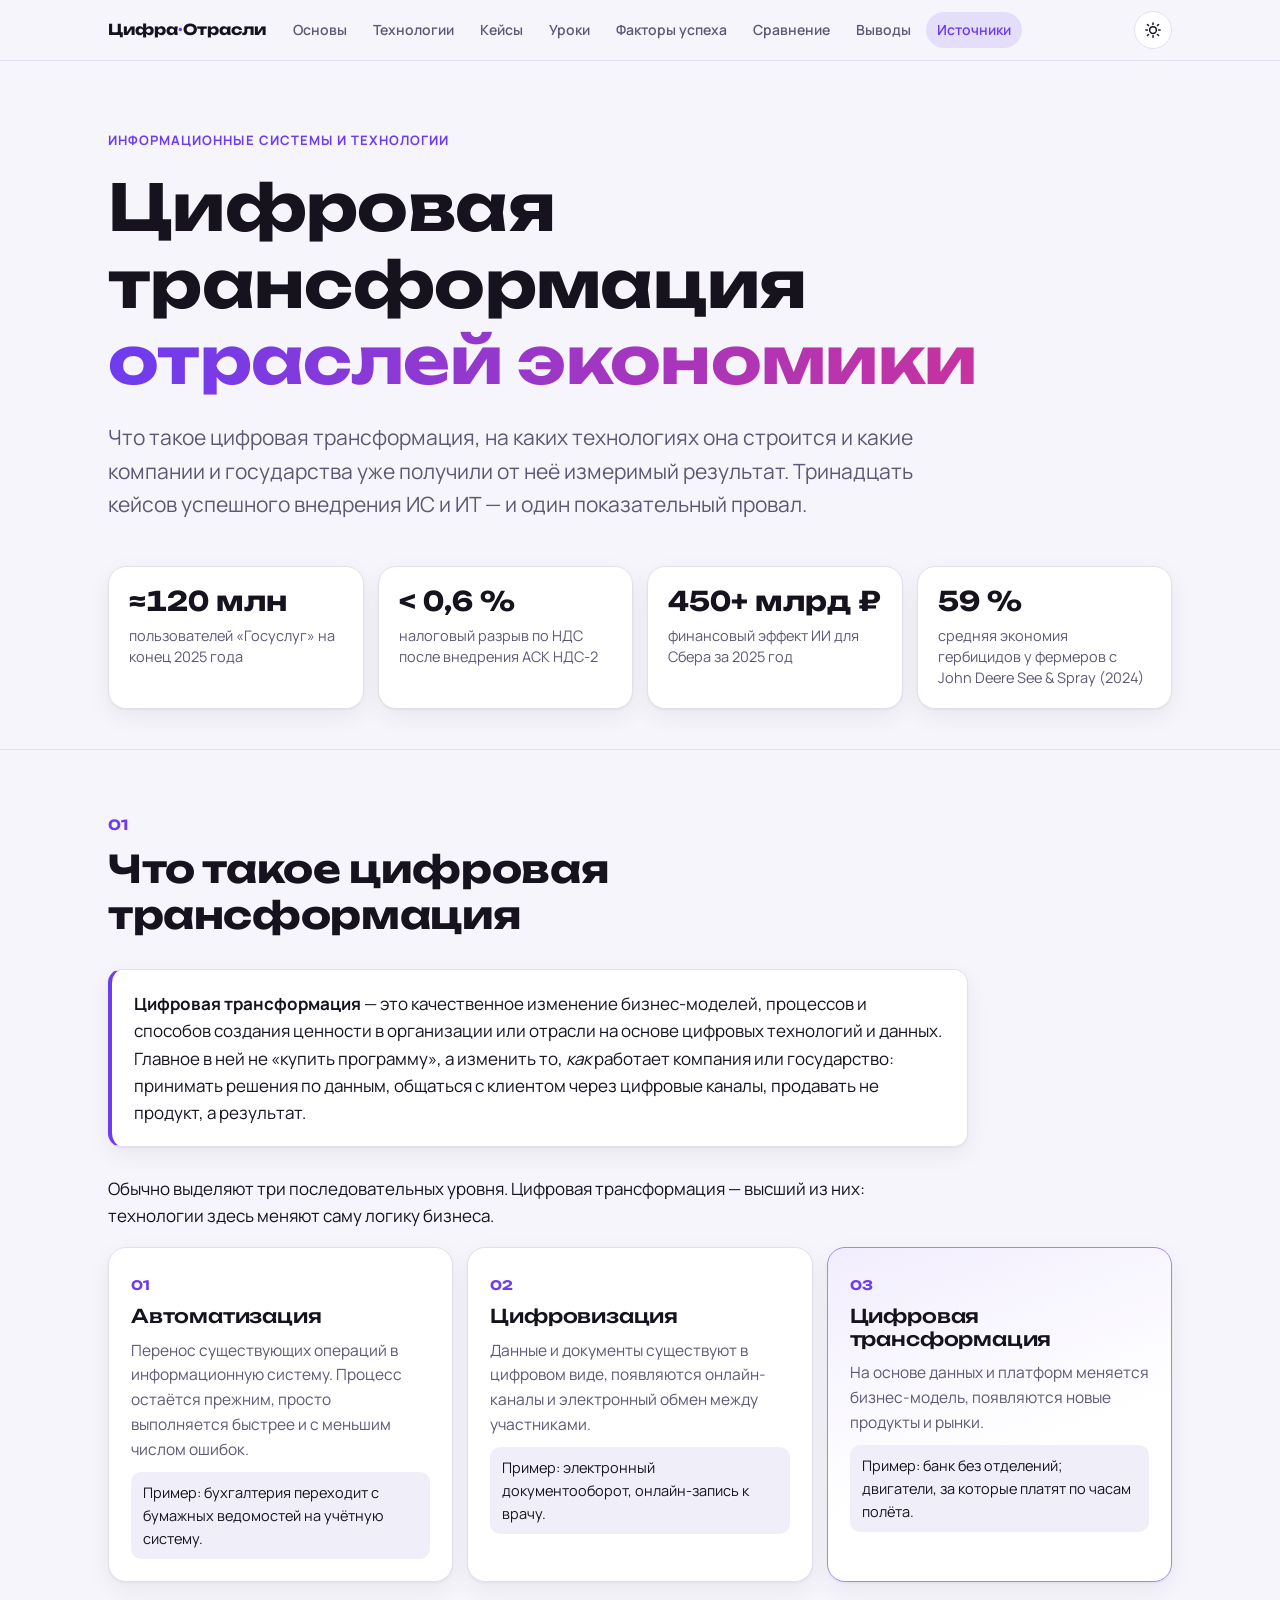
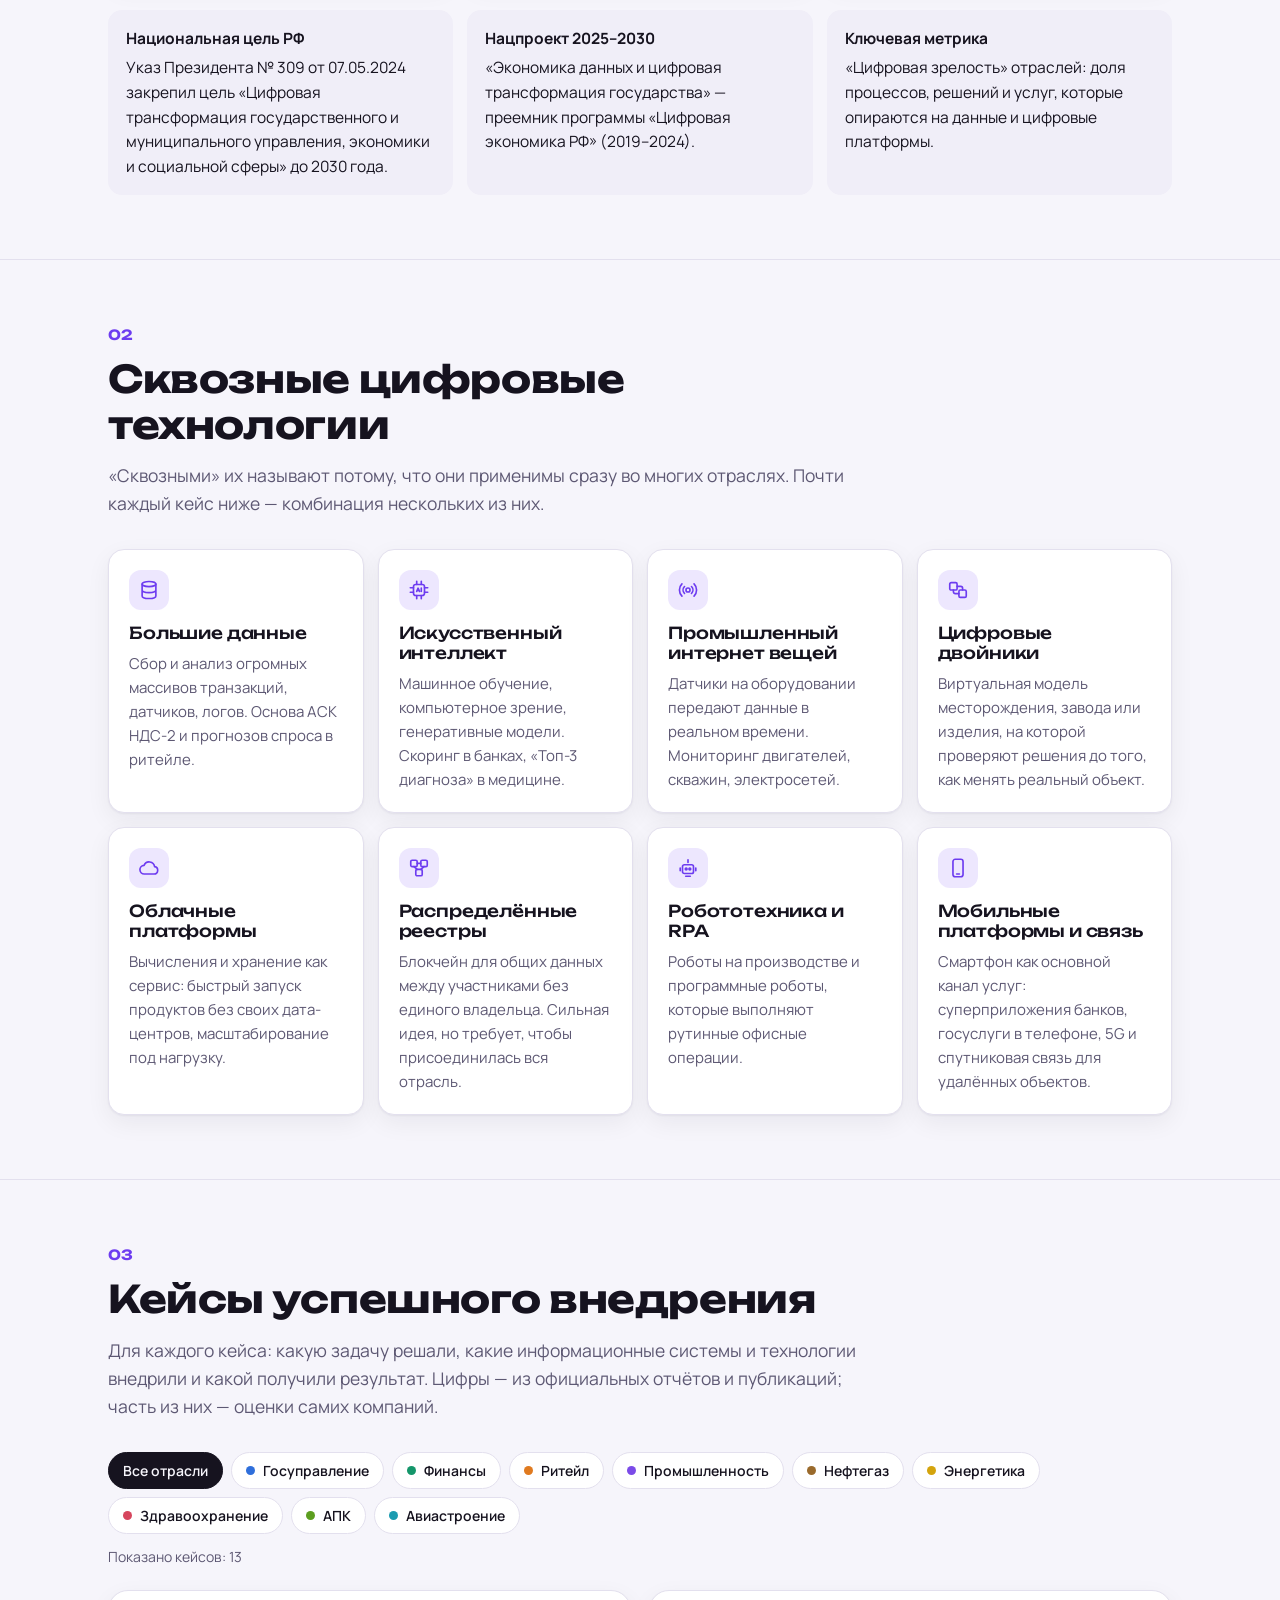
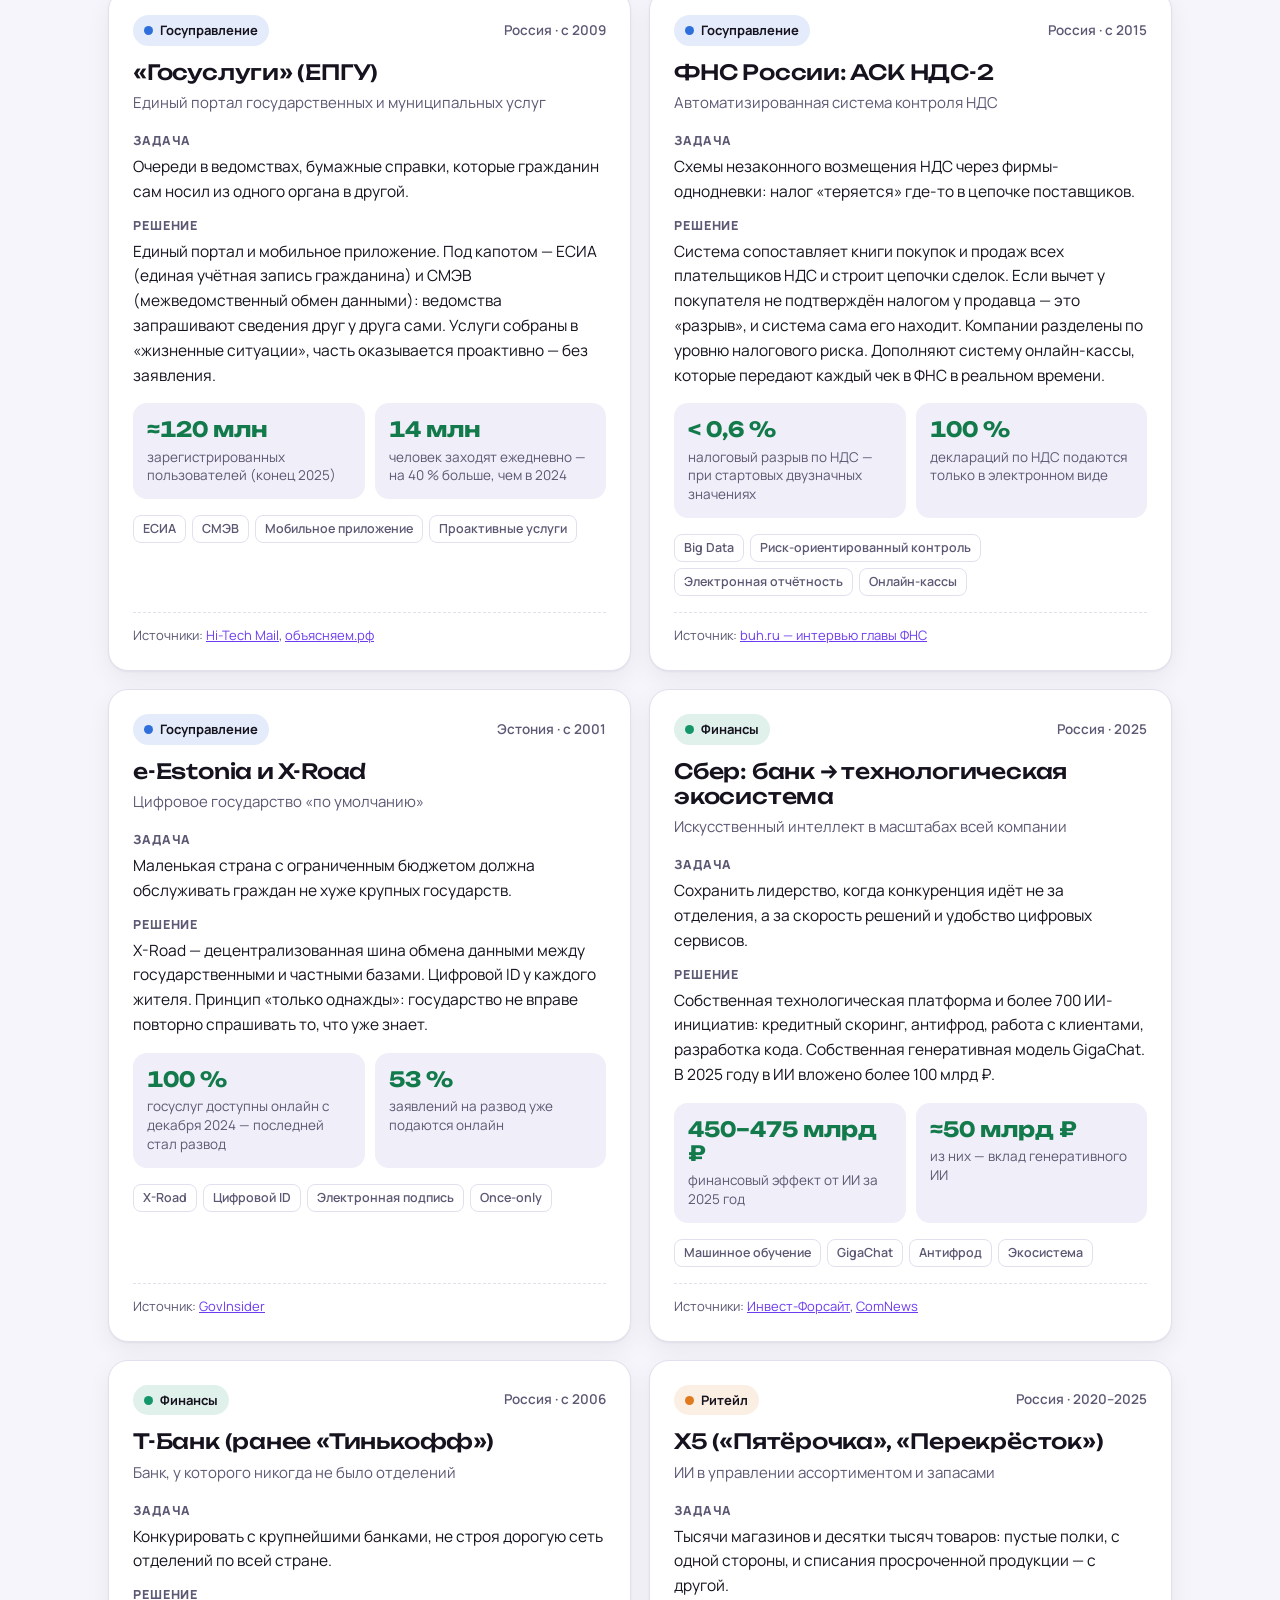
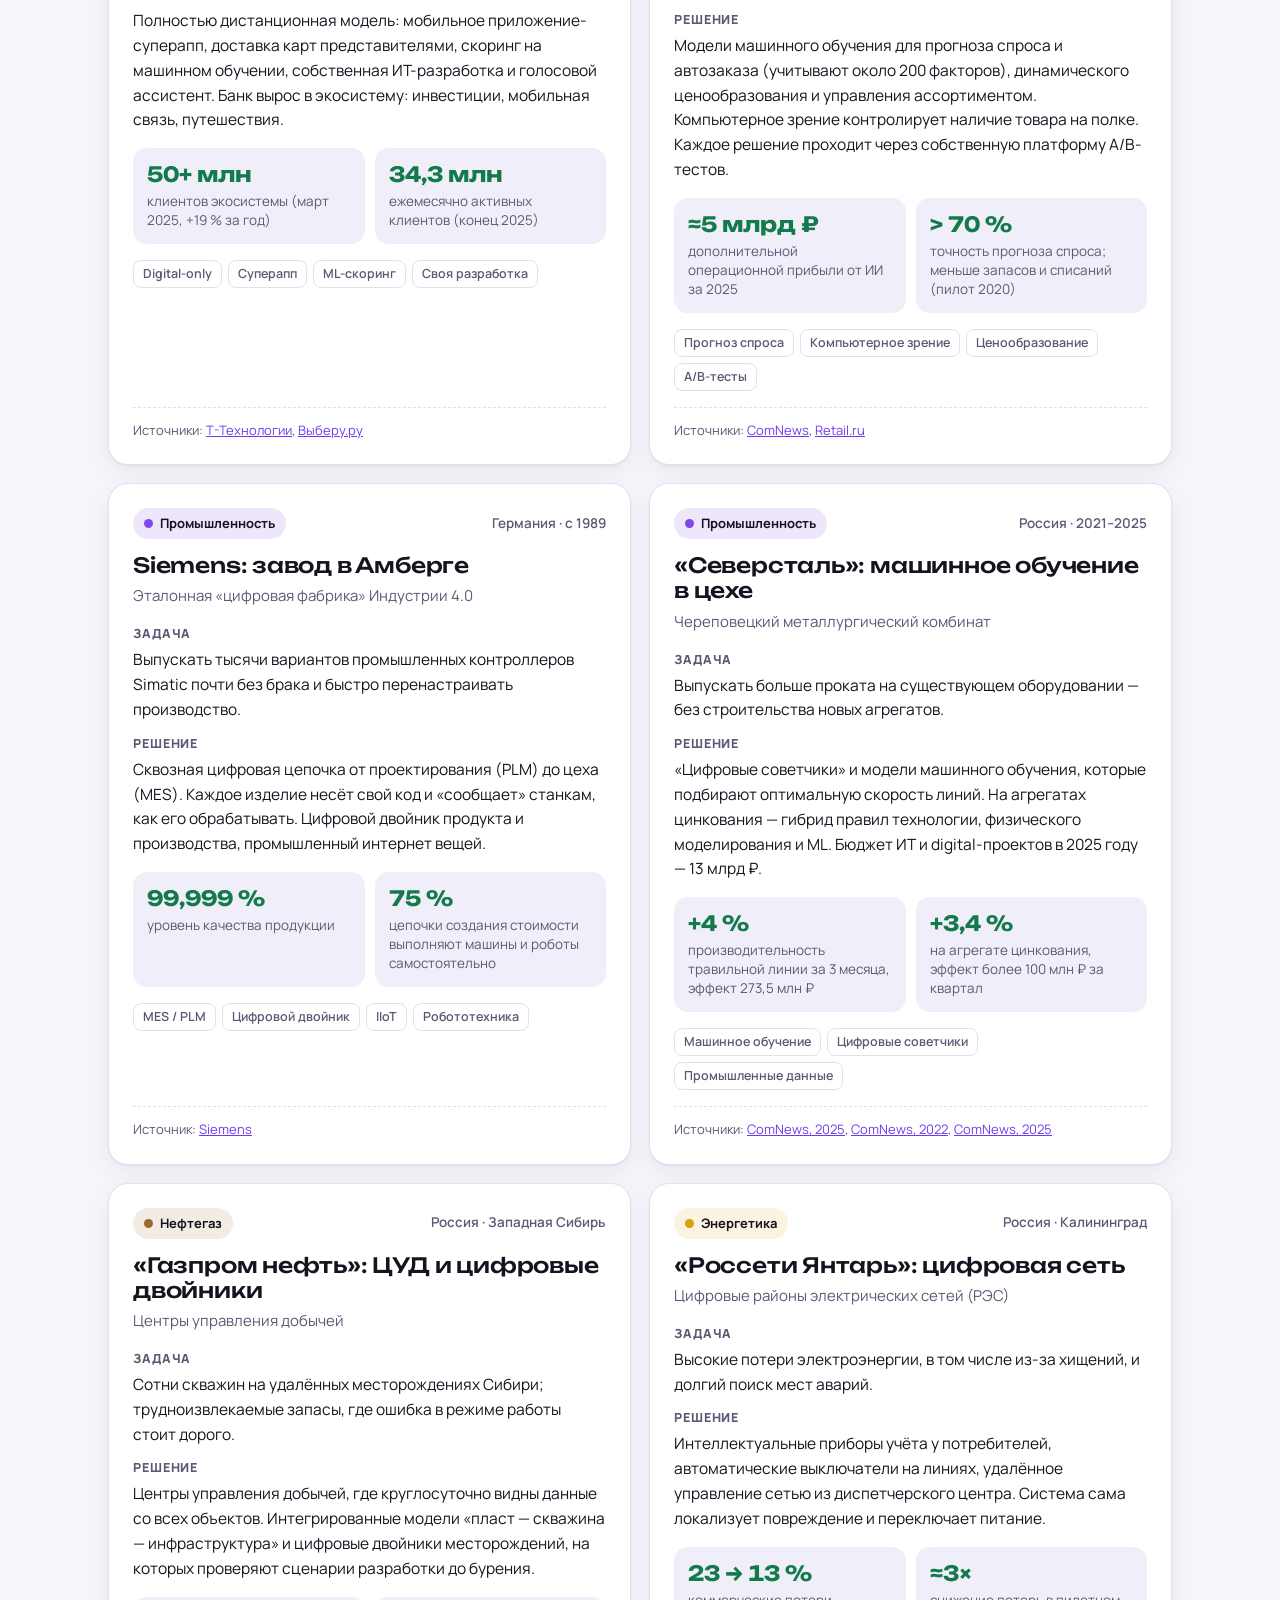
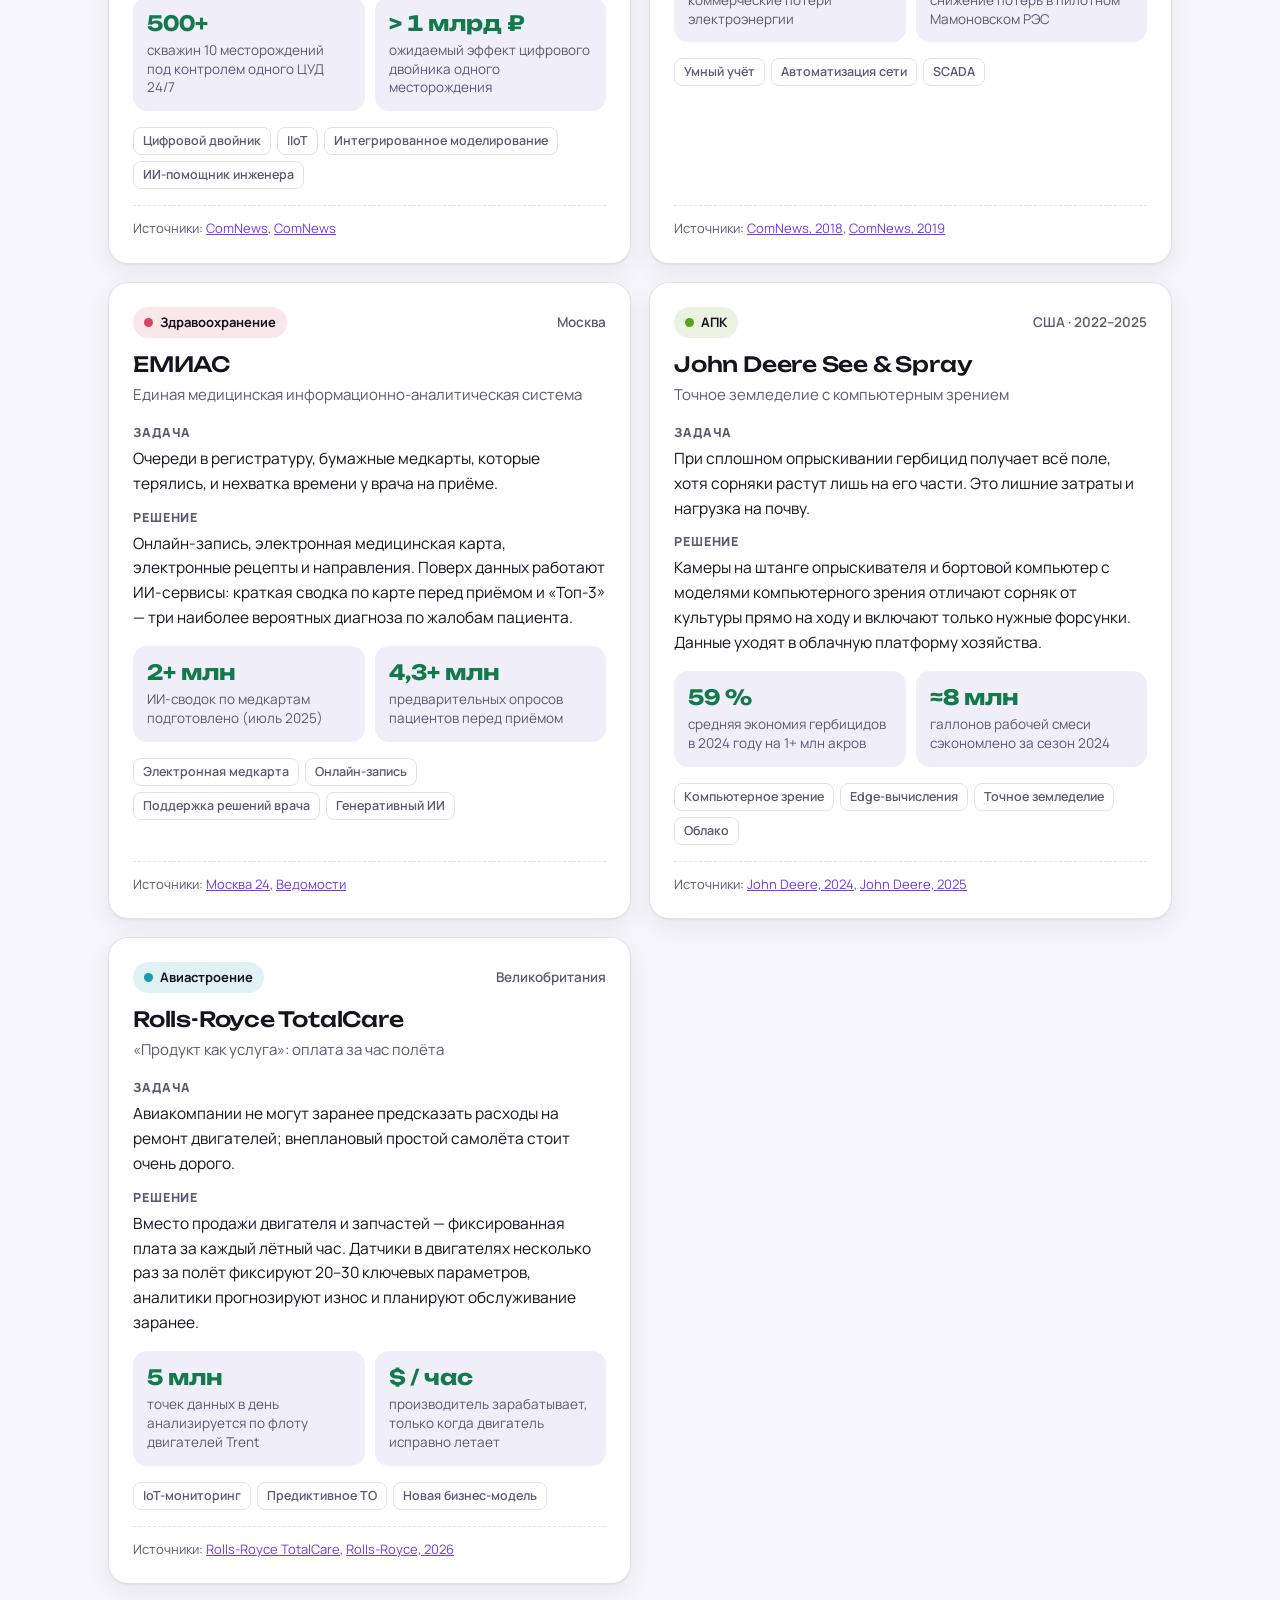
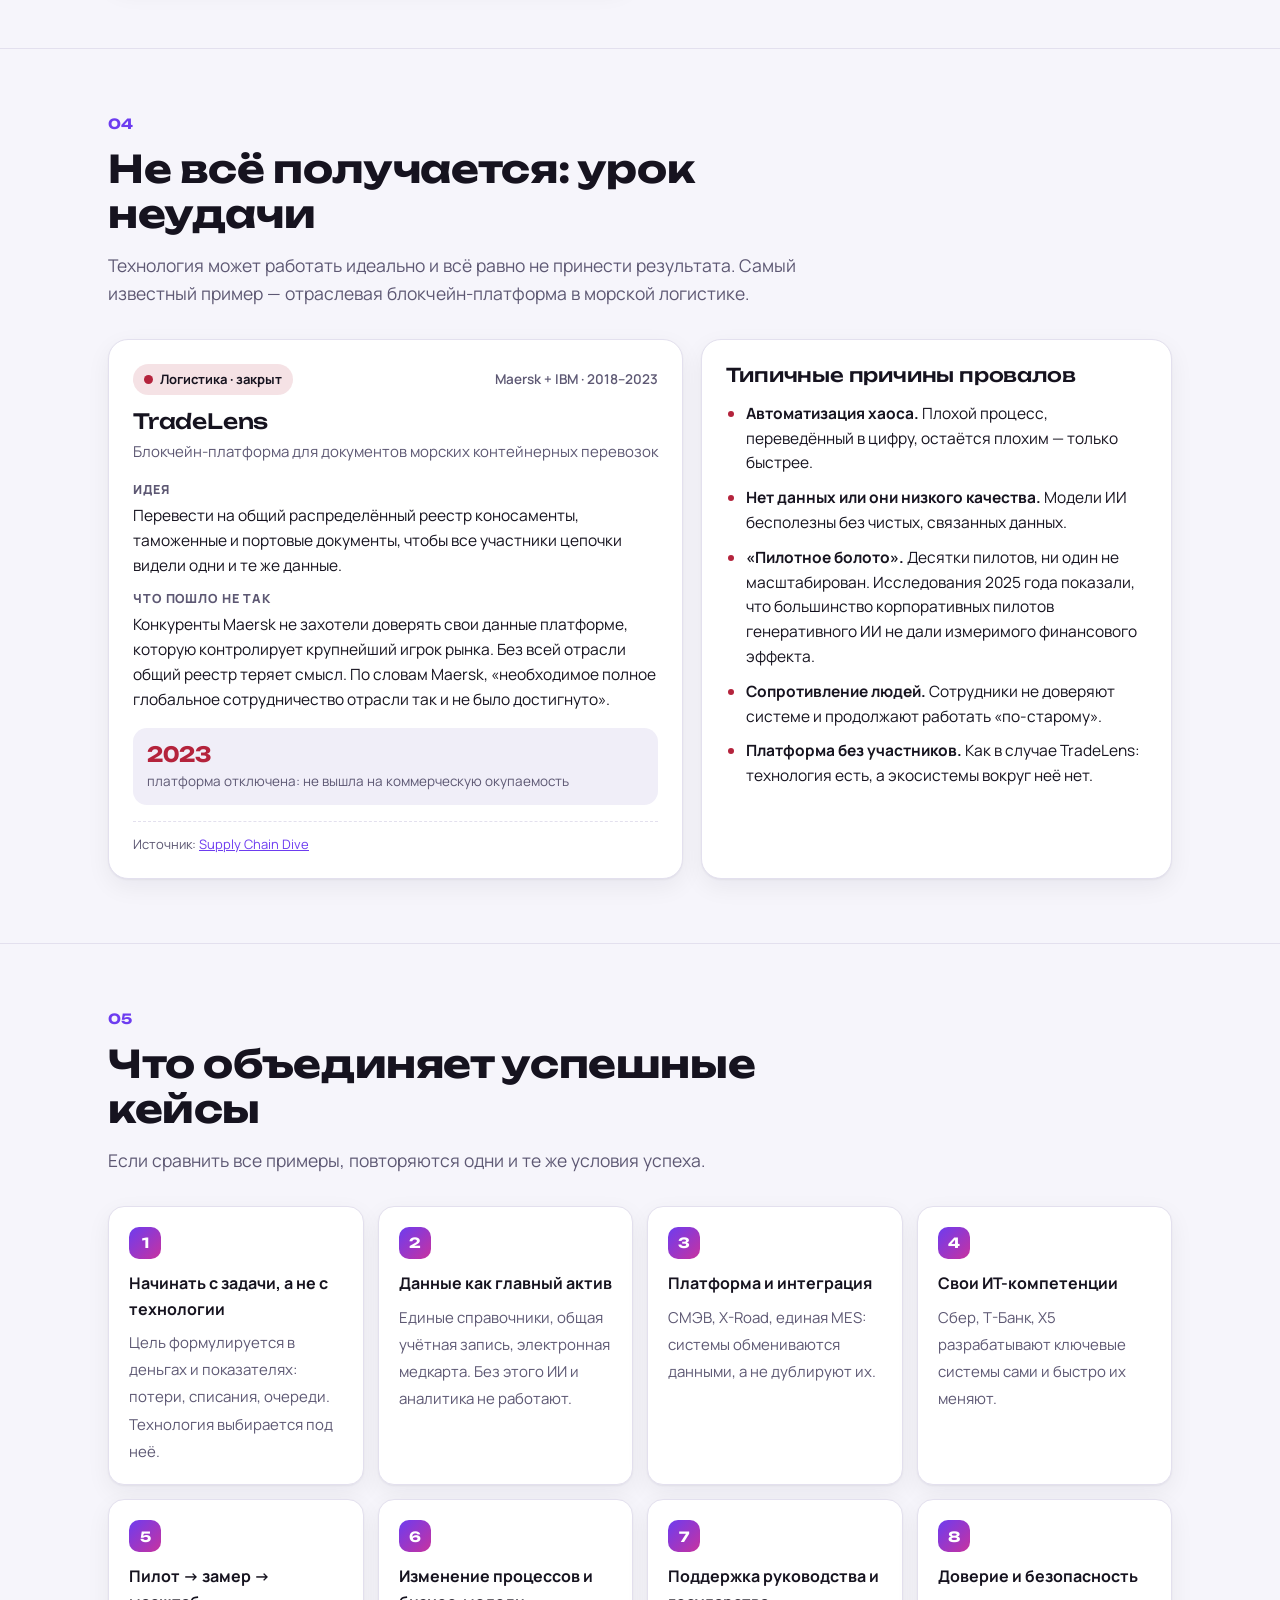
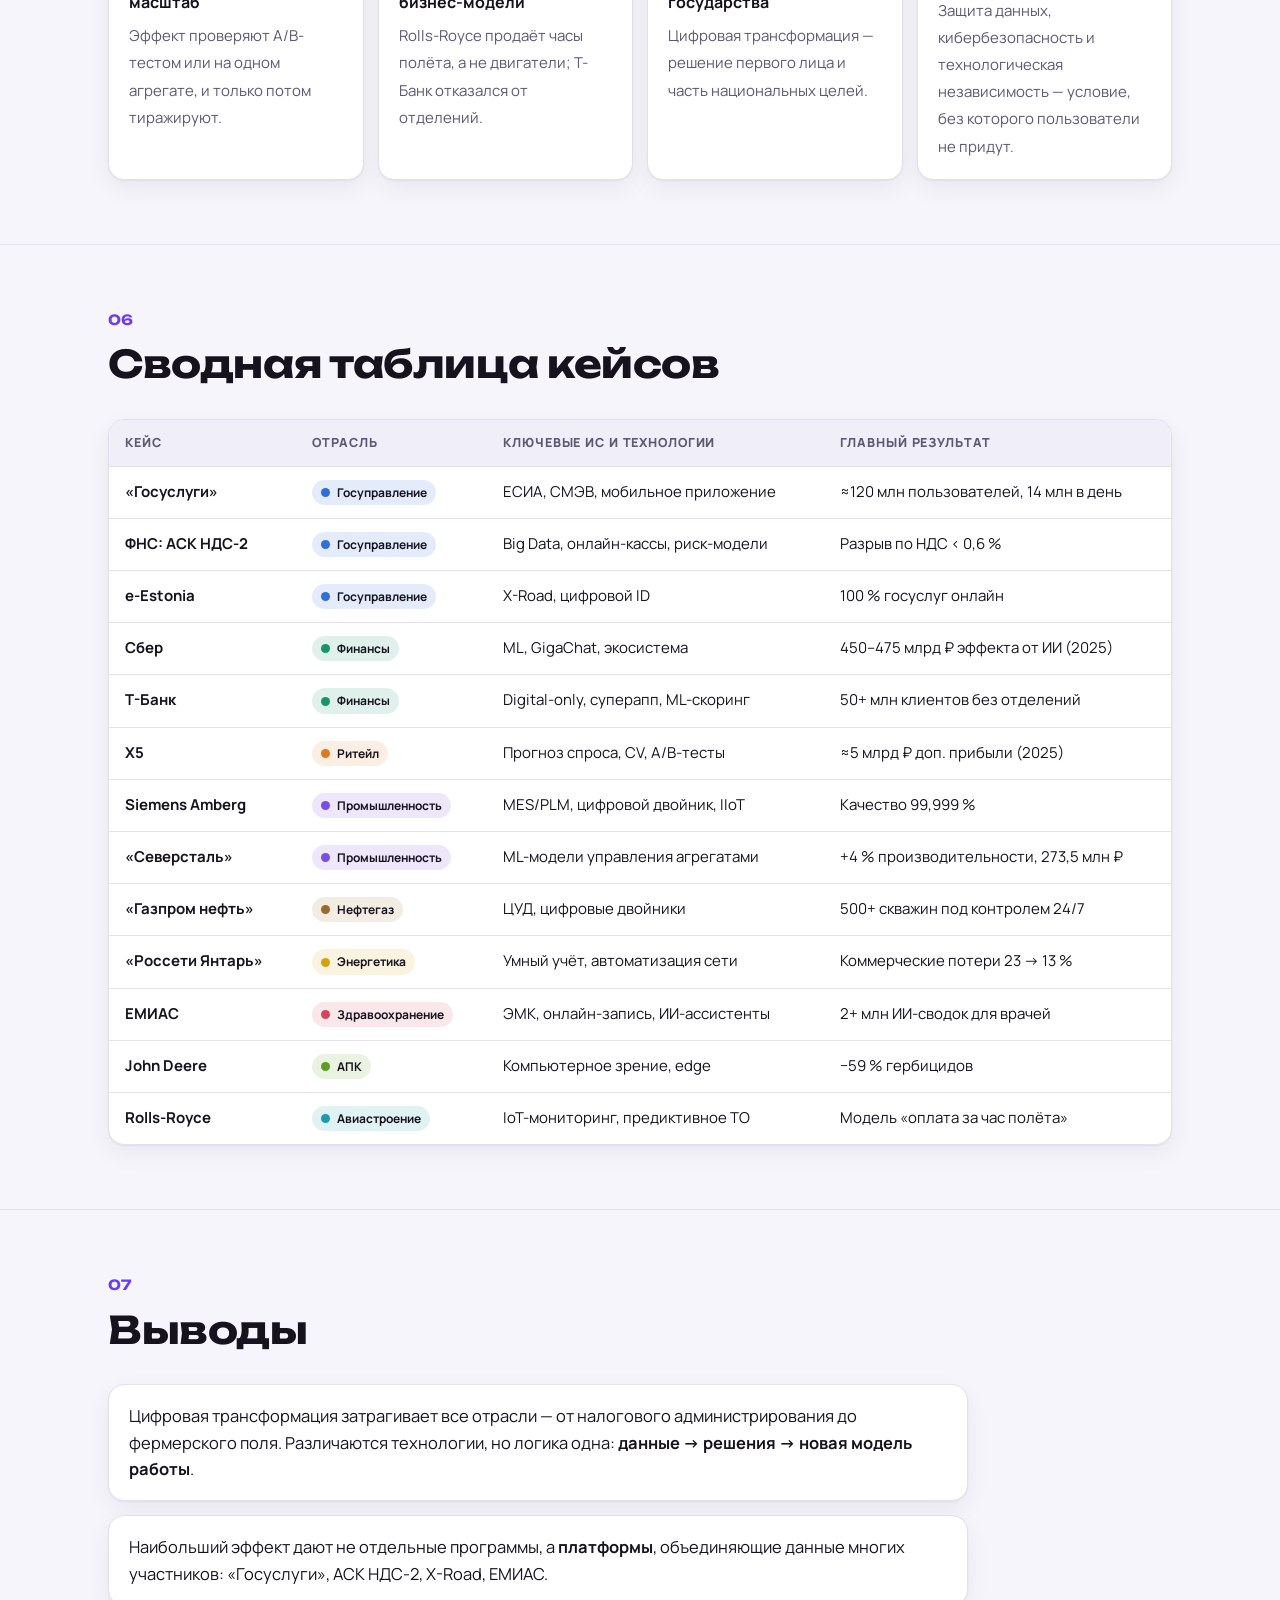
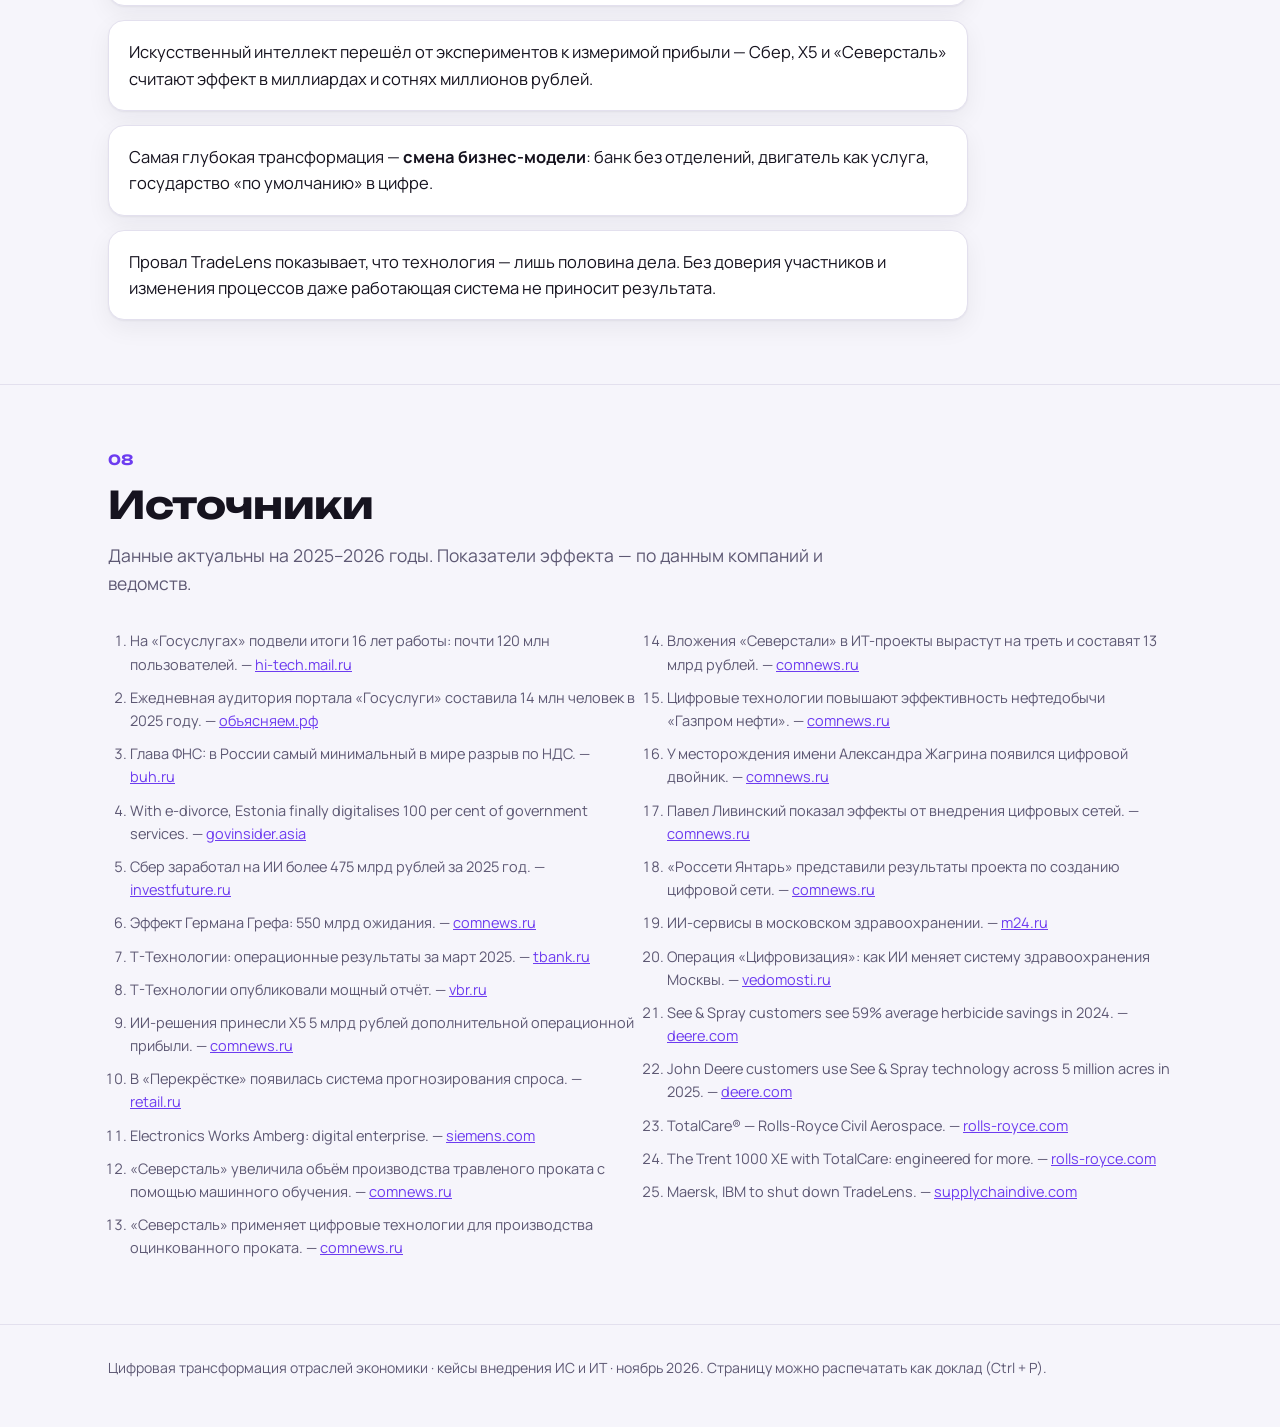
<file: digital-transformation/index.html>
<!DOCTYPE html>
<html lang="ru">
<head>
<meta charset="UTF-8">
<meta name="viewport" content="width=device-width, initial-scale=1">
<title>Цифровая трансформация отраслей</title>
<meta name="description" content="Цифровая трансформация отраслей экономики: что это такое, ключевые технологии и кейсы успешного внедрения информационных систем и технологий в России и мире.">
<link rel="preconnect" href="https://fonts.googleapis.com">
<link rel="preconnect" href="https://fonts.gstatic.com" crossorigin>
<link href="https://fonts.googleapis.com/css2?family=Manrope:wght@400;500;600;700;800&family=Unbounded:wght@500;700&display=swap" rel="stylesheet">
<style>
:root{
  --bg:#f6f5fb; --surface:#ffffff; --surface-2:#f0eef8; --text:#16131f; --muted:#5d5873;
  --border:#e3e0ee; --accent:#6d3cf0; --accent-2:#c8329f; --good:#127a4b; --bad:#b4233c;
  --shadow:0 1px 2px rgba(22,19,31,.05),0 8px 24px rgba(22,19,31,.06);
  --c-gov:#2f6fdb; --c-fin:#14966a; --c-retail:#e07a1f; --c-ind:#7b4be8; --c-oil:#9a6a2c;
  --c-energy:#d4a40d; --c-health:#d6455d; --c-agro:#5c9e1f; --c-aero:#1b9bb0;
  color-scheme:light;
}
@media (prefers-color-scheme: dark){
  :root:not([data-theme="light"]){
    --bg:#0d0b14; --surface:#16131f; --surface-2:#1e1a2b; --text:#f1eff7; --muted:#a9a3bd;
    --border:#2b2640; --accent:#a685ff; --accent-2:#ff6fd0; --good:#4fd39a; --bad:#ff7a8f;
    --shadow:0 1px 2px rgba(0,0,0,.3),0 8px 24px rgba(0,0,0,.25);
    color-scheme:dark;
  }
}
:root[data-theme="dark"]{
  --bg:#0d0b14; --surface:#16131f; --surface-2:#1e1a2b; --text:#f1eff7; --muted:#a9a3bd;
  --border:#2b2640; --accent:#a685ff; --accent-2:#ff6fd0; --good:#4fd39a; --bad:#ff7a8f;
  --shadow:0 1px 2px rgba(0,0,0,.3),0 8px 24px rgba(0,0,0,.25);
  color-scheme:dark;
}

*{box-sizing:border-box}
html{scroll-behavior:smooth;scroll-padding-top:80px}
body{margin:0;background:var(--bg);color:var(--text);font:400 17px/1.6 "Manrope",system-ui,-apple-system,"Segoe UI",sans-serif;-webkit-font-smoothing:antialiased}
a{color:var(--accent)}
h1,h2,h3{font-family:"Unbounded","Manrope",sans-serif;line-height:1.2;margin:0;letter-spacing:-.01em}
h2{font-size:clamp(26px,4vw,38px);font-weight:700}
h3{font-size:19px;font-weight:500}
p{margin:0 0 1em}
.wrap{max-width:1120px;margin:0 auto;padding:0 16px}
@media (min-width:720px){.wrap{padding:0 28px}}

/* ---------- top bar ---------- */
.topbar{position:sticky;top:0;z-index:20;background:color-mix(in srgb,var(--bg) 85%,transparent);backdrop-filter:blur(12px);-webkit-backdrop-filter:blur(12px);border-bottom:1px solid var(--border)}
.topbar .wrap{display:flex;align-items:center;gap:16px;height:60px}
.brand{font-family:"Unbounded",sans-serif;font-weight:700;font-size:15px;text-decoration:none;color:var(--text);white-space:nowrap}
.brand span{color:var(--accent)}
.nav{display:flex;gap:4px;overflow-x:auto;scrollbar-width:none;flex:1;min-width:0}
.nav::-webkit-scrollbar{display:none}
.nav a{color:var(--muted);text-decoration:none;font-size:14px;font-weight:600;padding:7px 11px;border-radius:999px;white-space:nowrap}
.nav a:hover{color:var(--text);background:var(--surface-2)}
.nav a.active{color:var(--accent);background:color-mix(in srgb,var(--accent) 12%,transparent)}
.theme-btn{flex:none;width:38px;height:38px;border-radius:50%;border:1px solid var(--border);background:var(--surface);color:var(--text);cursor:pointer;display:grid;place-items:center}
.theme-btn svg{width:18px;height:18px;fill:none;stroke:currentColor;stroke-width:2;stroke-linecap:round}
@media (max-width:560px){.brand{display:none}}

/* ---------- hero ---------- */
.hero{padding:64px 0 40px}
.eyebrow{display:inline-block;font-size:13px;font-weight:700;letter-spacing:.08em;text-transform:uppercase;color:var(--accent);margin-bottom:18px}
.hero h1{font-size:clamp(32px,6.4vw,64px);font-weight:700;max-width:16ch}
.hero h1 em{font-style:normal;background:linear-gradient(100deg,var(--accent),var(--accent-2));-webkit-background-clip:text;background-clip:text;color:transparent}
.hero .sub{font-size:clamp(18px,2.2vw,21px);color:var(--muted);max-width:62ch;margin:22px 0 0}
.stats{display:grid;grid-template-columns:repeat(auto-fit,minmax(210px,1fr));gap:14px;margin-top:44px}
.stat{background:var(--surface);border:1px solid var(--border);border-radius:18px;padding:20px;box-shadow:var(--shadow)}
.stat b{display:block;font-family:"Unbounded",sans-serif;font-weight:700;font-size:27px;line-height:1.1;white-space:nowrap;font-variant-numeric:tabular-nums}
.stat span{display:block;color:var(--muted);font-size:14.5px;margin-top:8px;line-height:1.45}

/* ---------- sections ---------- */
section.block{padding:64px 0;border-top:1px solid var(--border)}
.section-head{max-width:760px;margin-bottom:32px}
.section-head .num{font-family:"Unbounded",sans-serif;font-size:14px;color:var(--accent);font-weight:700;display:block;margin-bottom:10px}
.section-head p{color:var(--muted);margin-top:14px;font-size:17.5px}
.prose{max-width:760px}
.prose strong{color:var(--text)}

.callout{background:var(--surface);border:1px solid var(--border);border-left:4px solid var(--accent);border-radius:14px;padding:20px 22px;margin:8px 0 28px;box-shadow:var(--shadow);max-width:860px}
.callout p:last-child{margin:0}

/* evolution steps */
.steps{display:grid;grid-template-columns:repeat(auto-fit,minmax(250px,1fr));gap:14px;counter-reset:st}
.step{position:relative;background:var(--surface);border:1px solid var(--border);border-radius:18px;padding:22px;box-shadow:var(--shadow)}
.step::before{counter-increment:st;content:"0" counter(st);font-family:"Unbounded",sans-serif;font-weight:700;font-size:13px;color:var(--accent)}
.step h3{margin:8px 0 10px}
.step p{color:var(--muted);font-size:15.5px;margin:0 0 10px}
.step .ex{font-size:14.5px;background:var(--surface-2);border-radius:10px;padding:9px 12px;color:var(--text)}
.step.hl{border-color:color-mix(in srgb,var(--accent) 55%,var(--border));background:linear-gradient(160deg,color-mix(in srgb,var(--accent) 9%,var(--surface)),var(--surface) 60%)}

.policy{display:grid;grid-template-columns:repeat(auto-fit,minmax(260px,1fr));gap:14px;margin-top:28px}
.policy div{background:var(--surface-2);border-radius:14px;padding:16px 18px;font-size:15.5px}
.policy b{display:block;margin-bottom:4px}

/* tech grid */
.tech{display:grid;grid-template-columns:repeat(auto-fill,minmax(240px,1fr));gap:14px}
.tech article{background:var(--surface);border:1px solid var(--border);border-radius:16px;padding:20px;box-shadow:var(--shadow)}
.tech .ic{width:40px;height:40px;border-radius:12px;display:grid;place-items:center;background:color-mix(in srgb,var(--accent) 12%,transparent);color:var(--accent);margin-bottom:14px}
.tech .ic svg{width:22px;height:22px;fill:none;stroke:currentColor;stroke-width:1.8;stroke-linecap:round;stroke-linejoin:round}
.tech h3{font-size:16.5px;margin-bottom:8px}
.tech p{font-size:15px;color:var(--muted);margin:0}

/* filters */
.filters{display:flex;flex-wrap:wrap;gap:8px;margin-bottom:12px}
.filters button{font:600 14px "Manrope",sans-serif;color:var(--text);background:var(--surface);border:1px solid var(--border);border-radius:999px;padding:8px 14px;cursor:pointer;display:inline-flex;align-items:center;gap:8px}
.filters button:hover{border-color:var(--accent)}
.filters button[aria-pressed="true"]{background:var(--text);color:var(--bg);border-color:var(--text)}
.count{color:var(--muted);font-size:14px;margin:0 0 22px}
.dot{width:9px;height:9px;border-radius:50%;background:var(--c,var(--accent));flex:none}
[data-c="gov"]{--c:var(--c-gov)} [data-c="fin"]{--c:var(--c-fin)} [data-c="retail"]{--c:var(--c-retail)}
[data-c="ind"]{--c:var(--c-ind)} [data-c="oil"]{--c:var(--c-oil)} [data-c="energy"]{--c:var(--c-energy)}
[data-c="health"]{--c:var(--c-health)} [data-c="agro"]{--c:var(--c-agro)} [data-c="aero"]{--c:var(--c-aero)}

/* case cards */
.cases{display:grid;grid-template-columns:repeat(auto-fill,minmax(min(100%,460px),1fr));gap:18px}
.case{background:var(--surface);border:1px solid var(--border);border-radius:20px;padding:24px;box-shadow:var(--shadow);display:flex;flex-direction:column}
.case[hidden]{display:none}
.case-head{display:flex;align-items:center;justify-content:space-between;gap:10px;flex-wrap:wrap;margin-bottom:14px}
.tag{display:inline-flex;align-items:center;gap:7px;font-size:13px;font-weight:700;padding:5px 11px;border-radius:999px;background:color-mix(in srgb,var(--c) 13%,transparent)}
.where{font-size:13.5px;color:var(--muted);font-weight:600}
.case h3{font-size:21px}
.case .lead{color:var(--muted);font-size:15px;margin:6px 0 16px}
.case dl{margin:0 0 16px;display:grid;gap:12px}
.case dt{font-size:12.5px;font-weight:800;letter-spacing:.07em;text-transform:uppercase;color:var(--muted)}
.case dd{margin:3px 0 0;font-size:15.5px}
.metrics{display:grid;grid-template-columns:repeat(auto-fit,minmax(150px,1fr));gap:10px;margin:0 0 16px}
.metric{background:var(--surface-2);border-radius:14px;padding:14px}
.metric b{display:block;font-family:"Unbounded",sans-serif;font-size:21px;font-weight:700;color:var(--good);line-height:1.15;font-variant-numeric:tabular-nums}
.metric span{display:block;font-size:13.5px;color:var(--muted);margin-top:6px;line-height:1.4}
.pills{list-style:none;padding:0;margin:0 0 16px;display:flex;flex-wrap:wrap;gap:6px}
.pills li{font-size:12.5px;font-weight:600;border:1px solid var(--border);border-radius:8px;padding:3px 9px;color:var(--muted)}
.src{font-size:13px;color:var(--muted);margin:auto 0 0;padding-top:12px;border-top:1px dashed var(--border);overflow-wrap:anywhere}

/* lessons */
.lesson{display:grid;grid-template-columns:1fr;gap:18px}
@media (min-width:860px){.lesson{grid-template-columns:1.1fr .9fr}}
.case.fail .metric b{color:var(--bad)}
.why{background:var(--surface);border:1px solid var(--border);border-radius:20px;padding:24px;box-shadow:var(--shadow)}
.why h3{margin-bottom:14px}
.why ul{margin:0;padding-left:20px}
.why li{margin-bottom:10px;font-size:15.5px}
.why li::marker{color:var(--bad)}

/* factors */
.factors{display:grid;grid-template-columns:repeat(auto-fill,minmax(250px,1fr));gap:14px;counter-reset:f;list-style:none;padding:0;margin:0}
.factors li{background:var(--surface);border:1px solid var(--border);border-radius:16px;padding:20px;box-shadow:var(--shadow)}
.factors li::before{counter-increment:f;content:counter(f);display:grid;place-items:center;width:32px;height:32px;border-radius:10px;background:linear-gradient(135deg,var(--accent),var(--accent-2));color:#fff;font:700 14px "Unbounded",sans-serif;margin-bottom:12px}
.factors b{display:block;margin-bottom:6px;font-size:16px}
.factors span{color:var(--muted);font-size:15px}

/* table */
.table-wrap{overflow-x:auto;border:1px solid var(--border);border-radius:16px;background:var(--surface);box-shadow:var(--shadow)}
table{border-collapse:collapse;width:100%;min-width:720px;font-size:15px}
th,td{text-align:left;padding:13px 16px;border-bottom:1px solid var(--border);vertical-align:top}
th{font-size:12.5px;text-transform:uppercase;letter-spacing:.07em;color:var(--muted);background:var(--surface-2);font-weight:800}
tr:last-child td{border-bottom:none}
td:first-child{font-weight:700}
td .tag{font-size:12px;padding:3px 9px;white-space:nowrap}

/* conclusion */
.concl{display:grid;gap:14px;max-width:860px;padding:0;margin:0;list-style:none}
.concl li{background:var(--surface);border:1px solid var(--border);border-radius:16px;padding:18px 20px;box-shadow:var(--shadow);font-size:16.5px}

/* sources */
.sources{columns:2 360px;column-gap:32px;padding-left:22px;margin:0;font-size:14.5px;color:var(--muted)}
.sources li{break-inside:avoid;margin-bottom:10px;overflow-wrap:anywhere}

footer{border-top:1px solid var(--border);padding:32px 0 48px;color:var(--muted);font-size:14px}

@media print{
  .topbar,.filters,.count,.theme-btn{display:none!important}
  body{background:#fff;color:#000;font-size:12pt}
  .case[hidden]{display:flex!important}
  .case,.stat,.step,.tech article,.factors li,.why,.concl li,.callout{box-shadow:none;break-inside:avoid}
  section.block{padding:28px 0}
  a{color:#000}
}
</style>
</head>
<body>

<header class="topbar">
  <div class="wrap">
    <a class="brand" href="#top">Цифра<span>·</span>Отрасли</a>
    <nav class="nav" aria-label="Разделы">
      <a href="#basics">Основы</a>
      <a href="#tech">Технологии</a>
      <a href="#cases">Кейсы</a>
      <a href="#lessons">Уроки</a>
      <a href="#factors">Факторы успеха</a>
      <a href="#compare">Сравнение</a>
      <a href="#conclusion">Выводы</a>
      <a href="#sources">Источники</a>
    </nav>
    <button class="theme-btn" id="themeBtn" type="button" aria-label="Сменить тему">
      <svg viewBox="0 0 24 24"><circle cx="12" cy="12" r="4.5"/><path d="M12 2.5v2M12 19.5v2M4.6 4.6l1.4 1.4M18 18l1.4 1.4M2.5 12h2M19.5 12h2M4.6 19.4 6 18M18 6l1.4-1.4"/></svg>
    </button>
  </div>
</header>

<main id="top">

<!-- ===================== HERO ===================== -->
<section class="hero">
  <div class="wrap">
    <span class="eyebrow">Информационные системы и технологии</span>
    <h1>Цифровая трансформация <em>отраслей экономики</em></h1>
    <p class="sub">Что такое цифровая трансформация, на каких технологиях она строится и какие компании и государства уже получили от неё измеримый результат. Тринадцать кейсов успешного внедрения ИС и ИТ — и один показательный провал.</p>

    <div class="stats">
      <div class="stat"><b>≈120 млн</b><span>пользователей «Госуслуг» на конец 2025 года</span></div>
      <div class="stat"><b>&lt; 0,6 %</b><span>налоговый разрыв по НДС после внедрения АСК НДС-2</span></div>
      <div class="stat"><b>450+ млрд ₽</b><span>финансовый эффект ИИ для Сбера за 2025 год</span></div>
      <div class="stat"><b>59 %</b><span>средняя экономия гербицидов у фермеров с John Deere See &amp; Spray (2024)</span></div>
    </div>
  </div>
</section>

<!-- ===================== 1. BASICS ===================== -->
<section class="block" id="basics">
  <div class="wrap">
    <div class="section-head">
      <span class="num">01</span>
      <h2>Что такое цифровая трансформация</h2>
    </div>

    <div class="callout">
      <p><strong>Цифровая трансформация</strong> — это качественное изменение бизнес-моделей, процессов и способов создания ценности в организации или отрасли на основе цифровых технологий и данных. Главное в ней не «купить программу», а изменить то, <em>как</em> работает компания или государство: принимать решения по данным, общаться с клиентом через цифровые каналы, продавать не продукт, а результат.</p>
    </div>

    <p class="prose">Обычно выделяют три последовательных уровня. Цифровая трансформация — высший из них: технологии здесь меняют саму логику бизнеса.</p>

    <div class="steps">
      <div class="step">
        <h3>Автоматизация</h3>
        <p>Перенос существующих операций в информационную систему. Процесс остаётся прежним, просто выполняется быстрее и с меньшим числом ошибок.</p>
        <div class="ex">Пример: бухгалтерия переходит с бумажных ведомостей на учётную систему.</div>
      </div>
      <div class="step">
        <h3>Цифровизация</h3>
        <p>Данные и документы существуют в цифровом виде, появляются онлайн-каналы и электронный обмен между участниками.</p>
        <div class="ex">Пример: электронный документооборот, онлайн-запись к врачу.</div>
      </div>
      <div class="step hl">
        <h3>Цифровая трансформация</h3>
        <p>На основе данных и платформ меняется бизнес-модель, появляются новые продукты и рынки.</p>
        <div class="ex">Пример: банк без отделений; двигатели, за которые платят по часам полёта.</div>
      </div>
    </div>

    <div class="policy">
      <div><b>Национальная цель РФ</b>Указ Президента № 309 от 07.05.2024 закрепил цель «Цифровая трансформация государственного и муниципального управления, экономики и социальной сферы» до 2030 года.</div>
      <div><b>Нацпроект 2025–2030</b>«Экономика данных и цифровая трансформация государства» — преемник программы «Цифровая экономика РФ» (2019–2024).</div>
      <div><b>Ключевая метрика</b>«Цифровая зрелость» отраслей: доля процессов, решений и услуг, которые опираются на данные и цифровые платформы.</div>
    </div>
  </div>
</section>

<!-- ===================== 2. TECH ===================== -->
<section class="block" id="tech">
  <div class="wrap">
    <div class="section-head">
      <span class="num">02</span>
      <h2>Сквозные цифровые технологии</h2>
      <p>«Сквозными» их называют потому, что они применимы сразу во многих отраслях. Почти каждый кейс ниже — комбинация нескольких из них.</p>
    </div>

    <div class="tech">
      <article>
        <div class="ic"><svg viewBox="0 0 24 24"><ellipse cx="12" cy="5.5" rx="7.5" ry="2.8"/><path d="M4.5 5.5v6.5c0 1.6 3.4 2.8 7.5 2.8s7.5-1.2 7.5-2.8V5.5M4.5 12v6.5c0 1.6 3.4 2.8 7.5 2.8s7.5-1.2 7.5-2.8V12"/></svg></div>
        <h3>Большие данные</h3>
        <p>Сбор и анализ огромных массивов транзакций, датчиков, логов. Основа АСК НДС-2 и прогнозов спроса в ритейле.</p>
      </article>
      <article>
        <div class="ic"><svg viewBox="0 0 24 24"><rect x="6" y="6" width="12" height="12" rx="2.5"/><path d="M9.5 2.5v3.5M14.5 2.5v3.5M9.5 18v3.5M14.5 18v3.5M2.5 9.5H6M2.5 14.5H6M18 9.5h3.5M18 14.5h3.5"/><path d="M9.5 13.5 11 10l1.5 3.5M10 12.5h2M14.5 10v3.5"/></svg></div>
        <h3>Искусственный интеллект</h3>
        <p>Машинное обучение, компьютерное зрение, генеративные модели. Скоринг в банках, «Топ-3 диагноза» в медицине.</p>
      </article>
      <article>
        <div class="ic"><svg viewBox="0 0 24 24"><circle cx="12" cy="12" r="2.2"/><path d="M8.2 8.2a5.4 5.4 0 0 0 0 7.6M15.8 8.2a5.4 5.4 0 0 1 0 7.6M5.4 5.4a9.3 9.3 0 0 0 0 13.2M18.6 5.4a9.3 9.3 0 0 1 0 13.2"/></svg></div>
        <h3>Промышленный интернет вещей</h3>
        <p>Датчики на оборудовании передают данные в реальном времени. Мониторинг двигателей, скважин, электросетей.</p>
      </article>
      <article>
        <div class="ic"><svg viewBox="0 0 24 24"><rect x="3" y="4" width="8" height="8" rx="1.5"/><rect x="13" y="12" width="8" height="8" rx="1.5"/><path d="M11 8h4a2 2 0 0 1 2 2v2M13 16H9a2 2 0 0 1-2-2v-2"/></svg></div>
        <h3>Цифровые двойники</h3>
        <p>Виртуальная модель месторождения, завода или изделия, на которой проверяют решения до того, как менять реальный объект.</p>
      </article>
      <article>
        <div class="ic"><svg viewBox="0 0 24 24"><path d="M7 18.5h10.5a4 4 0 0 0 .6-7.95A6 6 0 0 0 6.6 9.1 4.7 4.7 0 0 0 7 18.5z"/></svg></div>
        <h3>Облачные платформы</h3>
        <p>Вычисления и хранение как сервис: быстрый запуск продуктов без своих дата-центров, масштабирование под нагрузку.</p>
      </article>
      <article>
        <div class="ic"><svg viewBox="0 0 24 24"><rect x="3" y="3.5" width="7" height="7" rx="1.5"/><rect x="14" y="3.5" width="7" height="7" rx="1.5"/><rect x="8.5" y="13.5" width="7" height="7" rx="1.5"/><path d="M10 7h4M6.5 10.5 10 13.5M17.5 10.5 14 13.5"/></svg></div>
        <h3>Распределённые реестры</h3>
        <p>Блокчейн для общих данных между участниками без единого владельца. Сильная идея, но требует, чтобы присоединилась вся отрасль.</p>
      </article>
      <article>
        <div class="ic"><svg viewBox="0 0 24 24"><path d="M12 3v3M8 8.5h8a2 2 0 0 1 2 2V16a2 2 0 0 1-2 2H8a2 2 0 0 1-2-2v-5.5a2 2 0 0 1 2-2z"/><circle cx="10" cy="13" r="1"/><circle cx="14" cy="13" r="1"/><path d="M3.5 12v3M20.5 12v3M9.5 21h5"/></svg></div>
        <h3>Робототехника и RPA</h3>
        <p>Роботы на производстве и программные роботы, которые выполняют рутинные офисные операции.</p>
      </article>
      <article>
        <div class="ic"><svg viewBox="0 0 24 24"><rect x="6.5" y="2.5" width="11" height="19" rx="2.5"/><path d="M10.5 18.5h3"/></svg></div>
        <h3>Мобильные платформы и связь</h3>
        <p>Смартфон как основной канал услуг: суперприложения банков, госуслуги в телефоне, 5G и спутниковая связь для удалённых объектов.</p>
      </article>
    </div>
  </div>
</section>

<!-- ===================== 3. CASES ===================== -->
<section class="block" id="cases">
  <div class="wrap">
    <div class="section-head">
      <span class="num">03</span>
      <h2>Кейсы успешного внедрения</h2>
      <p>Для каждого кейса: какую задачу решали, какие информационные системы и технологии внедрили и какой получили результат. Цифры — из официальных отчётов и публикаций; часть из них — оценки самих компаний.</p>
    </div>

    <div class="filters" id="filters" role="group" aria-label="Фильтр по отраслям">
      <button type="button" data-filter="all" aria-pressed="true">Все отрасли</button>
      <button type="button" data-filter="gov" data-c="gov"><i class="dot"></i>Госуправление</button>
      <button type="button" data-filter="fin" data-c="fin"><i class="dot"></i>Финансы</button>
      <button type="button" data-filter="retail" data-c="retail"><i class="dot"></i>Ритейл</button>
      <button type="button" data-filter="ind" data-c="ind"><i class="dot"></i>Промышленность</button>
      <button type="button" data-filter="oil" data-c="oil"><i class="dot"></i>Нефтегаз</button>
      <button type="button" data-filter="energy" data-c="energy"><i class="dot"></i>Энергетика</button>
      <button type="button" data-filter="health" data-c="health"><i class="dot"></i>Здравоохранение</button>
      <button type="button" data-filter="agro" data-c="agro"><i class="dot"></i>АПК</button>
      <button type="button" data-filter="aero" data-c="aero"><i class="dot"></i>Авиастроение</button>
    </div>
    <p class="count" id="count" aria-live="polite">Показано кейсов: 13</p>

    <div class="cases" id="caseList">

      <!-- 1. Госуслуги -->
      <article class="case" data-cat="gov">
        <div class="case-head"><span class="tag" data-c="gov"><i class="dot"></i>Госуправление</span><span class="where">Россия · с 2009</span></div>
        <h3>«Госуслуги» (ЕПГУ)</h3>
        <p class="lead">Единый портал государственных и муниципальных услуг</p>
        <dl>
          <div><dt>Задача</dt><dd>Очереди в ведомствах, бумажные справки, которые гражданин сам носил из одного органа в другой.</dd></div>
          <div><dt>Решение</dt><dd>Единый портал и мобильное приложение. Под капотом — ЕСИА (единая учётная запись гражданина) и СМЭВ (межведомственный обмен данными): ведомства запрашивают сведения друг у друга сами. Услуги собраны в «жизненные ситуации», часть оказывается проактивно — без заявления.</dd></div>
        </dl>
        <div class="metrics">
          <div class="metric"><b>≈120 млн</b><span>зарегистрированных пользователей (конец 2025)</span></div>
          <div class="metric"><b>14 млн</b><span>человек заходят ежедневно — на 40 % больше, чем в 2024</span></div>
        </div>
        <ul class="pills"><li>ЕСИА</li><li>СМЭВ</li><li>Мобильное приложение</li><li>Проактивные услуги</li></ul>
        <p class="src">Источники: <a href="https://hi-tech.mail.ru/news/139301-na-gosuslugah-podveli-itogi-16-let-raboty-pochti-120-mln-polzovatelej/" target="_blank" rel="noopener">Hi-Tech Mail</a>, <a href="https://xn--90aivcdt6dxbc.xn--p1ai/articles/news/ezhednevnaya-auditoriya-portala-gosuslugi-sostavila-14-mln-chelovek-v-2025-godu/" target="_blank" rel="noopener">объясняем.рф</a></p>
      </article>

      <!-- 2. ФНС -->
      <article class="case" data-cat="gov">
        <div class="case-head"><span class="tag" data-c="gov"><i class="dot"></i>Госуправление</span><span class="where">Россия · с 2015</span></div>
        <h3>ФНС России: АСК НДС-2</h3>
        <p class="lead">Автоматизированная система контроля НДС</p>
        <dl>
          <div><dt>Задача</dt><dd>Схемы незаконного возмещения НДС через фирмы-однодневки: налог «теряется» где-то в цепочке поставщиков.</dd></div>
          <div><dt>Решение</dt><dd>Система сопоставляет книги покупок и продаж всех плательщиков НДС и строит цепочки сделок. Если вычет у покупателя не подтверждён налогом у продавца — это «разрыв», и система сама его находит. Компании разделены по уровню налогового риска. Дополняют систему онлайн-кассы, которые передают каждый чек в ФНС в реальном времени.</dd></div>
        </dl>
        <div class="metrics">
          <div class="metric"><b>&lt; 0,6 %</b><span>налоговый разрыв по НДС — при стартовых двузначных значениях</span></div>
          <div class="metric"><b>100 %</b><span>деклараций по НДС подаются только в электронном виде</span></div>
        </div>
        <ul class="pills"><li>Big Data</li><li>Риск-ориентированный контроль</li><li>Электронная отчётность</li><li>Онлайн-кассы</li></ul>
        <p class="src">Источник: <a href="https://buh.ru/news/uchet_nalogi/98970/" target="_blank" rel="noopener">buh.ru — интервью главы ФНС</a></p>
      </article>

      <!-- 3. Эстония -->
      <article class="case" data-cat="gov">
        <div class="case-head"><span class="tag" data-c="gov"><i class="dot"></i>Госуправление</span><span class="where">Эстония · с 2001</span></div>
        <h3>e-Estonia и X-Road</h3>
        <p class="lead">Цифровое государство «по умолчанию»</p>
        <dl>
          <div><dt>Задача</dt><dd>Маленькая страна с ограниченным бюджетом должна обслуживать граждан не хуже крупных государств.</dd></div>
          <div><dt>Решение</dt><dd>X-Road — децентрализованная шина обмена данными между государственными и частными базами. Цифровой ID у каждого жителя. Принцип «только однажды»: государство не вправе повторно спрашивать то, что уже знает.</dd></div>
        </dl>
        <div class="metrics">
          <div class="metric"><b>100 %</b><span>госуслуг доступны онлайн с декабря 2024 — последней стал развод</span></div>
          <div class="metric"><b>53 %</b><span>заявлений на развод уже подаются онлайн</span></div>
        </div>
        <ul class="pills"><li>X-Road</li><li>Цифровой ID</li><li>Электронная подпись</li><li>Once-only</li></ul>
        <p class="src">Источник: <a href="https://govinsider.asia/intl-en/article/with-e-divorce-estonia-finally-digitalises-100-per-cent-of-government-services" target="_blank" rel="noopener">GovInsider</a></p>
      </article>

      <!-- 4. Сбер -->
      <article class="case" data-cat="fin">
        <div class="case-head"><span class="tag" data-c="fin"><i class="dot"></i>Финансы</span><span class="where">Россия · 2025</span></div>
        <h3>Сбер: банк → технологическая экосистема</h3>
        <p class="lead">Искусственный интеллект в масштабах всей компании</p>
        <dl>
          <div><dt>Задача</dt><dd>Сохранить лидерство, когда конкуренция идёт не за отделения, а за скорость решений и удобство цифровых сервисов.</dd></div>
          <div><dt>Решение</dt><dd>Собственная технологическая платформа и более 700 ИИ-инициатив: кредитный скоринг, антифрод, работа с клиентами, разработка кода. Собственная генеративная модель GigaChat. В 2025 году в ИИ вложено более 100 млрд ₽.</dd></div>
        </dl>
        <div class="metrics">
          <div class="metric"><b>450–475 млрд ₽</b><span>финансовый эффект от ИИ за 2025 год</span></div>
          <div class="metric"><b>≈50 млрд ₽</b><span>из них — вклад генеративного ИИ</span></div>
        </div>
        <ul class="pills"><li>Машинное обучение</li><li>GigaChat</li><li>Антифрод</li><li>Экосистема</li></ul>
        <p class="src">Источники: <a href="https://investfuture.ru/articles/sber-zarabotal-na-ii-bolee-475-mlrd-rubley-za-2025-god-37442210" target="_blank" rel="noopener">Инвест-Форсайт</a>, <a href="https://www.comnews.ru/content/242874/2025-12-11/2025-w50/1008/effekt-germana-grefa-550-mlrd-ozhidaniya" target="_blank" rel="noopener">ComNews</a></p>
      </article>

      <!-- 5. Т-Банк -->
      <article class="case" data-cat="fin">
        <div class="case-head"><span class="tag" data-c="fin"><i class="dot"></i>Финансы</span><span class="where">Россия · с 2006</span></div>
        <h3>Т-Банк (ранее «Тинькофф»)</h3>
        <p class="lead">Банк, у которого никогда не было отделений</p>
        <dl>
          <div><dt>Задача</dt><dd>Конкурировать с крупнейшими банками, не строя дорогую сеть отделений по всей стране.</dd></div>
          <div><dt>Решение</dt><dd>Полностью дистанционная модель: мобильное приложение-суперапп, доставка карт представителями, скоринг на машинном обучении, собственная ИТ-разработка и голосовой ассистент. Банк вырос в экосистему: инвестиции, мобильная связь, путешествия.</dd></div>
        </dl>
        <div class="metrics">
          <div class="metric"><b>50+ млн</b><span>клиентов экосистемы (март 2025, +19 % за год)</span></div>
          <div class="metric"><b>34,3 млн</b><span>ежемесячно активных клиентов (конец 2025)</span></div>
        </div>
        <ul class="pills"><li>Digital-only</li><li>Суперапп</li><li>ML-скоринг</li><li>Своя разработка</li></ul>
        <p class="src">Источники: <a href="https://www.tbank.ru/about/news/21042025-t-technologies-discloses-the-groups-operating-results-for-march-2025" target="_blank" rel="noopener">Т-Технологии</a>, <a href="https://www.vbr.ru/amp/novosti/investicii/2026/03/19/ttehnologii-opyblikovali-mosnii-otcet/" target="_blank" rel="noopener">Выберу.ру</a></p>
      </article>

      <!-- 6. X5 -->
      <article class="case" data-cat="retail">
        <div class="case-head"><span class="tag" data-c="retail"><i class="dot"></i>Ритейл</span><span class="where">Россия · 2020–2025</span></div>
        <h3>X5 («Пятёрочка», «Перекрёсток»)</h3>
        <p class="lead">ИИ в управлении ассортиментом и запасами</p>
        <dl>
          <div><dt>Задача</dt><dd>Тысячи магазинов и десятки тысяч товаров: пустые полки, с одной стороны, и списания просроченной продукции — с другой.</dd></div>
          <div><dt>Решение</dt><dd>Модели машинного обучения для прогноза спроса и автозаказа (учитывают около 200 факторов), динамического ценообразования и управления ассортиментом. Компьютерное зрение контролирует наличие товара на полке. Каждое решение проходит через собственную платформу A/B-тестов.</dd></div>
        </dl>
        <div class="metrics">
          <div class="metric"><b>≈5 млрд ₽</b><span>дополнительной операционной прибыли от ИИ за 2025</span></div>
          <div class="metric"><b>&gt; 70 %</b><span>точность прогноза спроса; меньше запасов и списаний (пилот 2020)</span></div>
        </div>
        <ul class="pills"><li>Прогноз спроса</li><li>Компьютерное зрение</li><li>Ценообразование</li><li>A/B-тесты</li></ul>
        <p class="src">Источники: <a href="https://www.comnews.ru/digital-economy/content/245599/2026-06-01/2026-w23/1012/ii-resheniya-prinesli-x5-5-mlrd-rubley-dopolnitelnoy-operacionnoy-pribyli" target="_blank" rel="noopener">ComNews</a>, <a href="https://www.retail.ru/news/v-perekrestke-poyavilas-sistema-prognozirovaniya-sprosa-8-iyunya-2020-194959" target="_blank" rel="noopener">Retail.ru</a></p>
      </article>

      <!-- 7. Siemens Amberg -->
      <article class="case" data-cat="ind">
        <div class="case-head"><span class="tag" data-c="ind"><i class="dot"></i>Промышленность</span><span class="where">Германия · с 1989</span></div>
        <h3>Siemens: завод в Амберге</h3>
        <p class="lead">Эталонная «цифровая фабрика» Индустрии 4.0</p>
        <dl>
          <div><dt>Задача</dt><dd>Выпускать тысячи вариантов промышленных контроллеров Simatic почти без брака и быстро перенастраивать производство.</dd></div>
          <div><dt>Решение</dt><dd>Сквозная цифровая цепочка от проектирования (PLM) до цеха (MES). Каждое изделие несёт свой код и «сообщает» станкам, как его обрабатывать. Цифровой двойник продукта и производства, промышленный интернет вещей.</dd></div>
        </dl>
        <div class="metrics">
          <div class="metric"><b>99,999 %</b><span>уровень качества продукции</span></div>
          <div class="metric"><b>75 %</b><span>цепочки создания стоимости выполняют машины и роботы самостоятельно</span></div>
        </div>
        <ul class="pills"><li>MES / PLM</li><li>Цифровой двойник</li><li>IIoT</li><li>Робототехника</li></ul>
        <p class="src">Источник: <a href="https://www.siemens.com/en-gb/company/insights/electronics-digital-enterprise-future-technologies/" target="_blank" rel="noopener">Siemens</a></p>
      </article>

      <!-- 8. Северсталь -->
      <article class="case" data-cat="ind">
        <div class="case-head"><span class="tag" data-c="ind"><i class="dot"></i>Промышленность</span><span class="where">Россия · 2021–2025</span></div>
        <h3>«Северсталь»: машинное обучение в цехе</h3>
        <p class="lead">Череповецкий металлургический комбинат</p>
        <dl>
          <div><dt>Задача</dt><dd>Выпускать больше проката на существующем оборудовании — без строительства новых агрегатов.</dd></div>
          <div><dt>Решение</dt><dd>«Цифровые советчики» и модели машинного обучения, которые подбирают оптимальную скорость линий. На агрегатах цинкования — гибрид правил технологии, физического моделирования и ML. Бюджет ИТ и digital-проектов в 2025 году — 13 млрд ₽.</dd></div>
        </dl>
        <div class="metrics">
          <div class="metric"><b>+4 %</b><span>производительность травильной линии за 3 месяца, эффект 273,5 млн ₽</span></div>
          <div class="metric"><b>+3,4 %</b><span>на агрегате цинкования, эффект более 100 млн ₽ за квартал</span></div>
        </div>
        <ul class="pills"><li>Машинное обучение</li><li>Цифровые советчики</li><li>Промышленные данные</li></ul>
        <p class="src">Источники: <a href="https://www.comnews.ru/digital-economy/content/241495/2025-09-29/2025-w40/1012/severstal-uvelichila-obem-proizvodstva-travlenogo-prokata-pomoschyu-mashinnogo-obucheniya" target="_blank" rel="noopener">ComNews, 2025</a>, <a href="https://www.comnews.ru/digital-economy/content/219816/2022-04-15/2022-w15/severstal-primenyaet-cifrovye-tekhnologii-dlya-proizvodstva-ocinkovannogo-prokata" target="_blank" rel="noopener">ComNews, 2022</a>, <a href="https://www.comnews.ru/content/238066/2025-03-04/2025-w10/1008/vlozhenie-severstali-it-proekty-vyrastet-tret-i-sostavit-13-mlrd-rubley" target="_blank" rel="noopener">ComNews, 2025</a></p>
      </article>

      <!-- 9. Газпром нефть -->
      <article class="case" data-cat="oil">
        <div class="case-head"><span class="tag" data-c="oil"><i class="dot"></i>Нефтегаз</span><span class="where">Россия · Западная Сибирь</span></div>
        <h3>«Газпром нефть»: ЦУД и цифровые двойники</h3>
        <p class="lead">Центры управления добычей</p>
        <dl>
          <div><dt>Задача</dt><dd>Сотни скважин на удалённых месторождениях Сибири; трудноизвлекаемые запасы, где ошибка в режиме работы стоит дорого.</dd></div>
          <div><dt>Решение</dt><dd>Центры управления добычей, где круглосуточно видны данные со всех объектов. Интегрированные модели «пласт — скважина — инфраструктура» и цифровые двойники месторождений, на которых проверяют сценарии разработки до бурения.</dd></div>
        </dl>
        <div class="metrics">
          <div class="metric"><b>500+</b><span>скважин 10 месторождений под контролем одного ЦУД 24/7</span></div>
          <div class="metric"><b>&gt; 1 млрд ₽</b><span>ожидаемый эффект цифрового двойника одного месторождения</span></div>
        </div>
        <ul class="pills"><li>Цифровой двойник</li><li>IIoT</li><li>Интегрированное моделирование</li><li>ИИ-помощник инженера</li></ul>
        <p class="src">Источники: <a href="https://www.comnews.ru/digital-economy/content/213653/2021-03-19/2021-w11/cifrovye-tekhnologii-povyshayut-effektivnost-neftedobychi-gazprom-nefti-tomskoy-i-omskoy-oblastyakh" target="_blank" rel="noopener">ComNews</a>, <a href="https://www.comnews.ru/digital-economy/content/213734/2021-03-24/2021-w12/u-mestorozhdeniya-imeni-aleksandra-zhagrina-poyavilsya-cifrovoy-dvoynik" target="_blank" rel="noopener">ComNews</a></p>
      </article>

      <!-- 10. Россети Янтарь -->
      <article class="case" data-cat="energy">
        <div class="case-head"><span class="tag" data-c="energy"><i class="dot"></i>Энергетика</span><span class="where">Россия · Калининград</span></div>
        <h3>«Россети Янтарь»: цифровая сеть</h3>
        <p class="lead">Цифровые районы электрических сетей (РЭС)</p>
        <dl>
          <div><dt>Задача</dt><dd>Высокие потери электроэнергии, в том числе из-за хищений, и долгий поиск мест аварий.</dd></div>
          <div><dt>Решение</dt><dd>Интеллектуальные приборы учёта у потребителей, автоматические выключатели на линиях, удалённое управление сетью из диспетчерского центра. Система сама локализует повреждение и переключает питание.</dd></div>
        </dl>
        <div class="metrics">
          <div class="metric"><b>23 → 13 %</b><span>коммерческие потери электроэнергии</span></div>
          <div class="metric"><b>≈3×</b><span>снижение потерь в пилотном Мамоновском РЭС</span></div>
        </div>
        <ul class="pills"><li>Умный учёт</li><li>Автоматизация сети</li><li>SCADA</li></ul>
        <p class="src">Источники: <a href="https://www.comnews.ru/digital-economy/content/114748/news/2018-09-05/pavel-livinskiy-pokazal-dmitriyu-medvedevu-effekty-ot-vnedreniya-cifrovyh-setey" target="_blank" rel="noopener">ComNews, 2018</a>, <a href="https://www.comnews.ru/digital-economy/content/202579/2019-10-25/2019-w43/rosseti-yantar-predstavili-rezultaty-proekta-sozdaniyu-cifrovoy-seti" target="_blank" rel="noopener">ComNews, 2019</a></p>
      </article>

      <!-- 11. ЕМИАС -->
      <article class="case" data-cat="health">
        <div class="case-head"><span class="tag" data-c="health"><i class="dot"></i>Здравоохранение</span><span class="where">Москва</span></div>
        <h3>ЕМИАС</h3>
        <p class="lead">Единая медицинская информационно-аналитическая система</p>
        <dl>
          <div><dt>Задача</dt><dd>Очереди в регистратуру, бумажные медкарты, которые терялись, и нехватка времени у врача на приёме.</dd></div>
          <div><dt>Решение</dt><dd>Онлайн-запись, электронная медицинская карта, электронные рецепты и направления. Поверх данных работают ИИ-сервисы: краткая сводка по карте перед приёмом и «Топ-3» — три наиболее вероятных диагноза по жалобам пациента.</dd></div>
        </dl>
        <div class="metrics">
          <div class="metric"><b>2+ млн</b><span>ИИ-сводок по медкартам подготовлено (июль 2025)</span></div>
          <div class="metric"><b>4,3+ млн</b><span>предварительных опросов пациентов перед приёмом</span></div>
        </div>
        <ul class="pills"><li>Электронная медкарта</li><li>Онлайн-запись</li><li>Поддержка решений врача</li><li>Генеративный ИИ</li></ul>
        <p class="src">Источники: <a href="https://www.m24.ru/news/18072025/814757" target="_blank" rel="noopener">Москва 24</a>, <a href="https://www.vedomosti.ru/gorod/smartcity/articles/operatsiya-tsifrovizatsiya-kak-ii-menyaet-sistemu-zdravoohraneniya-moskvi" target="_blank" rel="noopener">Ведомости</a></p>
      </article>

      <!-- 12. John Deere -->
      <article class="case" data-cat="agro">
        <div class="case-head"><span class="tag" data-c="agro"><i class="dot"></i>АПК</span><span class="where">США · 2022–2025</span></div>
        <h3>John Deere See &amp; Spray</h3>
        <p class="lead">Точное земледелие с компьютерным зрением</p>
        <dl>
          <div><dt>Задача</dt><dd>При сплошном опрыскивании гербицид получает всё поле, хотя сорняки растут лишь на его части. Это лишние затраты и нагрузка на почву.</dd></div>
          <div><dt>Решение</dt><dd>Камеры на штанге опрыскивателя и бортовой компьютер с моделями компьютерного зрения отличают сорняк от культуры прямо на ходу и включают только нужные форсунки. Данные уходят в облачную платформу хозяйства.</dd></div>
        </dl>
        <div class="metrics">
          <div class="metric"><b>59 %</b><span>средняя экономия гербицидов в 2024 году на 1+ млн акров</span></div>
          <div class="metric"><b>≈8 млн</b><span>галлонов рабочей смеси сэкономлено за сезон 2024</span></div>
        </div>
        <ul class="pills"><li>Компьютерное зрение</li><li>Edge-вычисления</li><li>Точное земледелие</li><li>Облако</li></ul>
        <p class="src">Источники: <a href="https://deere.com/en/news/all-news/see-spray-herbicide-savings" target="_blank" rel="noopener">John Deere, 2024</a>, <a href="https://www.deere.com/en/news/all-news/see-spray-technology-across-5-million-acres/" target="_blank" rel="noopener">John Deere, 2025</a></p>
      </article>

      <!-- 13. Rolls-Royce -->
      <article class="case" data-cat="aero">
        <div class="case-head"><span class="tag" data-c="aero"><i class="dot"></i>Авиастроение</span><span class="where">Великобритания</span></div>
        <h3>Rolls-Royce TotalCare</h3>
        <p class="lead">«Продукт как услуга»: оплата за час полёта</p>
        <dl>
          <div><dt>Задача</dt><dd>Авиакомпании не могут заранее предсказать расходы на ремонт двигателей; внеплановый простой самолёта стоит очень дорого.</dd></div>
          <div><dt>Решение</dt><dd>Вместо продажи двигателя и запчастей — фиксированная плата за каждый лётный час. Датчики в двигателях несколько раз за полёт фиксируют 20–30 ключевых параметров, аналитики прогнозируют износ и планируют обслуживание заранее.</dd></div>
        </dl>
        <div class="metrics">
          <div class="metric"><b>5 млн</b><span>точек данных в день анализируется по флоту двигателей Trent</span></div>
          <div class="metric"><b>$ / час</b><span>производитель зарабатывает, только когда двигатель исправно летает</span></div>
        </div>
        <ul class="pills"><li>IoT-мониторинг</li><li>Предиктивное ТО</li><li>Новая бизнес-модель</li></ul>
        <p class="src">Источники: <a href="https://www.rolls-royce.com/products-and-services/civil-aerospace/services/totalcare.aspx" target="_blank" rel="noopener">Rolls-Royce TotalCare</a>, <a href="https://www.rolls-royce.com/media/our-stories/discover/2026/the-trent-1000-xe-with-totalcare-engineered-for-more.aspx" target="_blank" rel="noopener">Rolls-Royce, 2026</a></p>
      </article>

    </div>
  </div>
</section>

<!-- ===================== 4. LESSONS ===================== -->
<section class="block" id="lessons">
  <div class="wrap">
    <div class="section-head">
      <span class="num">04</span>
      <h2>Не всё получается: урок неудачи</h2>
      <p>Технология может работать идеально и всё равно не принести результата. Самый известный пример — отраслевая блокчейн-платформа в морской логистике.</p>
    </div>

    <div class="lesson">
      <article class="case fail">
        <div class="case-head"><span class="tag" data-c="aero" style="--c:var(--bad)"><i class="dot"></i>Логистика · закрыт</span><span class="where">Maersk + IBM · 2018–2023</span></div>
        <h3>TradeLens</h3>
        <p class="lead">Блокчейн-платформа для документов морских контейнерных перевозок</p>
        <dl>
          <div><dt>Идея</dt><dd>Перевести на общий распределённый реестр коносаменты, таможенные и портовые документы, чтобы все участники цепочки видели одни и те же данные.</dd></div>
          <div><dt>Что пошло не так</dt><dd>Конкуренты Maersk не захотели доверять свои данные платформе, которую контролирует крупнейший игрок рынка. Без всей отрасли общий реестр теряет смысл. По словам Maersk, «необходимое полное глобальное сотрудничество отрасли так и не было достигнуто».</dd></div>
        </dl>
        <div class="metrics">
          <div class="metric"><b>2023</b><span>платформа отключена: не вышла на коммерческую окупаемость</span></div>
        </div>
        <p class="src">Источник: <a href="https://www.supplychaindive.com/news/Maersk-IBM-shut-down-TradeLens/637580/" target="_blank" rel="noopener">Supply Chain Dive</a></p>
      </article>

      <div class="why">
        <h3>Типичные причины провалов</h3>
        <ul>
          <li><b>Автоматизация хаоса.</b> Плохой процесс, переведённый в цифру, остаётся плохим — только быстрее.</li>
          <li><b>Нет данных или они низкого качества.</b> Модели ИИ бесполезны без чистых, связанных данных.</li>
          <li><b>«Пилотное болото».</b> Десятки пилотов, ни один не масштабирован. Исследования 2025 года показали, что большинство корпоративных пилотов генеративного ИИ не дали измеримого финансового эффекта.</li>
          <li><b>Сопротивление людей.</b> Сотрудники не доверяют системе и продолжают работать «по-старому».</li>
          <li><b>Платформа без участников.</b> Как в случае TradeLens: технология есть, а экосистемы вокруг неё нет.</li>
        </ul>
      </div>
    </div>
  </div>
</section>

<!-- ===================== 5. FACTORS ===================== -->
<section class="block" id="factors">
  <div class="wrap">
    <div class="section-head">
      <span class="num">05</span>
      <h2>Что объединяет успешные кейсы</h2>
      <p>Если сравнить все примеры, повторяются одни и те же условия успеха.</p>
    </div>

    <ol class="factors">
      <li><b>Начинать с задачи, а не с технологии</b><span>Цель формулируется в деньгах и показателях: потери, списания, очереди. Технология выбирается под неё.</span></li>
      <li><b>Данные как главный актив</b><span>Единые справочники, общая учётная запись, электронная медкарта. Без этого ИИ и аналитика не работают.</span></li>
      <li><b>Платформа и интеграция</b><span>СМЭВ, X-Road, единая MES: системы обмениваются данными, а не дублируют их.</span></li>
      <li><b>Свои ИТ-компетенции</b><span>Сбер, Т-Банк, X5 разрабатывают ключевые системы сами и быстро их меняют.</span></li>
      <li><b>Пилот → замер → масштаб</b><span>Эффект проверяют A/B-тестом или на одном агрегате, и только потом тиражируют.</span></li>
      <li><b>Изменение процессов и бизнес-модели</b><span>Rolls-Royce продаёт часы полёта, а не двигатели; Т-Банк отказался от отделений.</span></li>
      <li><b>Поддержка руководства и государства</b><span>Цифровая трансформация — решение первого лица и часть национальных целей.</span></li>
      <li><b>Доверие и безопасность</b><span>Защита данных, кибербезопасность и технологическая независимость — условие, без которого пользователи не придут.</span></li>
    </ol>
  </div>
</section>

<!-- ===================== 6. COMPARE ===================== -->
<section class="block" id="compare">
  <div class="wrap">
    <div class="section-head">
      <span class="num">06</span>
      <h2>Сводная таблица кейсов</h2>
    </div>

    <div class="table-wrap">
      <table>
        <thead>
          <tr><th>Кейс</th><th>Отрасль</th><th>Ключевые ИС и технологии</th><th>Главный результат</th></tr>
        </thead>
        <tbody>
          <tr><td>«Госуслуги»</td><td><span class="tag" data-c="gov"><i class="dot"></i>Госуправление</span></td><td>ЕСИА, СМЭВ, мобильное приложение</td><td>≈120 млн пользователей, 14 млн в день</td></tr>
          <tr><td>ФНС: АСК НДС-2</td><td><span class="tag" data-c="gov"><i class="dot"></i>Госуправление</span></td><td>Big Data, онлайн-кассы, риск-модели</td><td>Разрыв по НДС &lt; 0,6 %</td></tr>
          <tr><td>e-Estonia</td><td><span class="tag" data-c="gov"><i class="dot"></i>Госуправление</span></td><td>X-Road, цифровой ID</td><td>100 % госуслуг онлайн</td></tr>
          <tr><td>Сбер</td><td><span class="tag" data-c="fin"><i class="dot"></i>Финансы</span></td><td>ML, GigaChat, экосистема</td><td>450–475 млрд ₽ эффекта от ИИ (2025)</td></tr>
          <tr><td>Т-Банк</td><td><span class="tag" data-c="fin"><i class="dot"></i>Финансы</span></td><td>Digital-only, суперапп, ML-скоринг</td><td>50+ млн клиентов без отделений</td></tr>
          <tr><td>X5</td><td><span class="tag" data-c="retail"><i class="dot"></i>Ритейл</span></td><td>Прогноз спроса, CV, A/B-тесты</td><td>≈5 млрд ₽ доп. прибыли (2025)</td></tr>
          <tr><td>Siemens Amberg</td><td><span class="tag" data-c="ind"><i class="dot"></i>Промышленность</span></td><td>MES/PLM, цифровой двойник, IIoT</td><td>Качество 99,999 %</td></tr>
          <tr><td>«Северсталь»</td><td><span class="tag" data-c="ind"><i class="dot"></i>Промышленность</span></td><td>ML-модели управления агрегатами</td><td>+4 % производительности, 273,5 млн ₽</td></tr>
          <tr><td>«Газпром нефть»</td><td><span class="tag" data-c="oil"><i class="dot"></i>Нефтегаз</span></td><td>ЦУД, цифровые двойники</td><td>500+ скважин под контролем 24/7</td></tr>
          <tr><td>«Россети Янтарь»</td><td><span class="tag" data-c="energy"><i class="dot"></i>Энергетика</span></td><td>Умный учёт, автоматизация сети</td><td>Коммерческие потери 23 → 13 %</td></tr>
          <tr><td>ЕМИАС</td><td><span class="tag" data-c="health"><i class="dot"></i>Здравоохранение</span></td><td>ЭМК, онлайн-запись, ИИ-ассистенты</td><td>2+ млн ИИ-сводок для врачей</td></tr>
          <tr><td>John Deere</td><td><span class="tag" data-c="agro"><i class="dot"></i>АПК</span></td><td>Компьютерное зрение, edge</td><td>−59 % гербицидов</td></tr>
          <tr><td>Rolls-Royce</td><td><span class="tag" data-c="aero"><i class="dot"></i>Авиастроение</span></td><td>IoT-мониторинг, предиктивное ТО</td><td>Модель «оплата за час полёта»</td></tr>
        </tbody>
      </table>
    </div>
  </div>
</section>

<!-- ===================== 7. CONCLUSION ===================== -->
<section class="block" id="conclusion">
  <div class="wrap">
    <div class="section-head">
      <span class="num">07</span>
      <h2>Выводы</h2>
    </div>
    <ul class="concl">
      <li>Цифровая трансформация затрагивает все отрасли — от налогового администрирования до фермерского поля. Различаются технологии, но логика одна: <b>данные → решения → новая модель работы</b>.</li>
      <li>Наибольший эффект дают не отдельные программы, а <b>платформы</b>, объединяющие данные многих участников: «Госуслуги», АСК НДС-2, X-Road, ЕМИАС.</li>
      <li>Искусственный интеллект перешёл от экспериментов к измеримой прибыли — Сбер, X5 и «Северсталь» считают эффект в миллиардах и сотнях миллионов рублей.</li>
      <li>Самая глубокая трансформация — <b>смена бизнес-модели</b>: банк без отделений, двигатель как услуга, государство «по умолчанию» в цифре.</li>
      <li>Провал TradeLens показывает, что технология — лишь половина дела. Без доверия участников и изменения процессов даже работающая система не приносит результата.</li>
    </ul>
  </div>
</section>

<!-- ===================== 8. SOURCES ===================== -->
<section class="block" id="sources">
  <div class="wrap">
    <div class="section-head">
      <span class="num">08</span>
      <h2>Источники</h2>
      <p>Данные актуальны на 2025–2026 годы. Показатели эффекта — по данным компаний и ведомств.</p>
    </div>
    <ol class="sources">
      <li>На «Госуслугах» подвели итоги 16 лет работы: почти 120 млн пользователей. — <a href="https://hi-tech.mail.ru/news/139301-na-gosuslugah-podveli-itogi-16-let-raboty-pochti-120-mln-polzovatelej/" target="_blank" rel="noopener">hi-tech.mail.ru</a></li>
      <li>Ежедневная аудитория портала «Госуслуги» составила 14 млн человек в 2025 году. — <a href="https://xn--90aivcdt6dxbc.xn--p1ai/articles/news/ezhednevnaya-auditoriya-portala-gosuslugi-sostavila-14-mln-chelovek-v-2025-godu/" target="_blank" rel="noopener">объясняем.рф</a></li>
      <li>Глава ФНС: в России самый минимальный в мире разрыв по НДС. — <a href="https://buh.ru/news/uchet_nalogi/98970/" target="_blank" rel="noopener">buh.ru</a></li>
      <li>With e-divorce, Estonia finally digitalises 100 per cent of government services. — <a href="https://govinsider.asia/intl-en/article/with-e-divorce-estonia-finally-digitalises-100-per-cent-of-government-services" target="_blank" rel="noopener">govinsider.asia</a></li>
      <li>Сбер заработал на ИИ более 475 млрд рублей за 2025 год. — <a href="https://investfuture.ru/articles/sber-zarabotal-na-ii-bolee-475-mlrd-rubley-za-2025-god-37442210" target="_blank" rel="noopener">investfuture.ru</a></li>
      <li>Эффект Германа Грефа: 550 млрд ожидания. — <a href="https://www.comnews.ru/content/242874/2025-12-11/2025-w50/1008/effekt-germana-grefa-550-mlrd-ozhidaniya" target="_blank" rel="noopener">comnews.ru</a></li>
      <li>Т-Технологии: операционные результаты за март 2025. — <a href="https://www.tbank.ru/about/news/21042025-t-technologies-discloses-the-groups-operating-results-for-march-2025" target="_blank" rel="noopener">tbank.ru</a></li>
      <li>Т-Технологии опубликовали мощный отчёт. — <a href="https://www.vbr.ru/amp/novosti/investicii/2026/03/19/ttehnologii-opyblikovali-mosnii-otcet/" target="_blank" rel="noopener">vbr.ru</a></li>
      <li>ИИ-решения принесли X5 5 млрд рублей дополнительной операционной прибыли. — <a href="https://www.comnews.ru/digital-economy/content/245599/2026-06-01/2026-w23/1012/ii-resheniya-prinesli-x5-5-mlrd-rubley-dopolnitelnoy-operacionnoy-pribyli" target="_blank" rel="noopener">comnews.ru</a></li>
      <li>В «Перекрёстке» появилась система прогнозирования спроса. — <a href="https://www.retail.ru/news/v-perekrestke-poyavilas-sistema-prognozirovaniya-sprosa-8-iyunya-2020-194959" target="_blank" rel="noopener">retail.ru</a></li>
      <li>Electronics Works Amberg: digital enterprise. — <a href="https://www.siemens.com/en-gb/company/insights/electronics-digital-enterprise-future-technologies/" target="_blank" rel="noopener">siemens.com</a></li>
      <li>«Северсталь» увеличила объём производства травленого проката с помощью машинного обучения. — <a href="https://www.comnews.ru/digital-economy/content/241495/2025-09-29/2025-w40/1012/severstal-uvelichila-obem-proizvodstva-travlenogo-prokata-pomoschyu-mashinnogo-obucheniya" target="_blank" rel="noopener">comnews.ru</a></li>
      <li>«Северсталь» применяет цифровые технологии для производства оцинкованного проката. — <a href="https://www.comnews.ru/digital-economy/content/219816/2022-04-15/2022-w15/severstal-primenyaet-cifrovye-tekhnologii-dlya-proizvodstva-ocinkovannogo-prokata" target="_blank" rel="noopener">comnews.ru</a></li>
      <li>Вложения «Северстали» в ИТ-проекты вырастут на треть и составят 13 млрд рублей. — <a href="https://www.comnews.ru/content/238066/2025-03-04/2025-w10/1008/vlozhenie-severstali-it-proekty-vyrastet-tret-i-sostavit-13-mlrd-rubley" target="_blank" rel="noopener">comnews.ru</a></li>
      <li>Цифровые технологии повышают эффективность нефтедобычи «Газпром нефти». — <a href="https://www.comnews.ru/digital-economy/content/213653/2021-03-19/2021-w11/cifrovye-tekhnologii-povyshayut-effektivnost-neftedobychi-gazprom-nefti-tomskoy-i-omskoy-oblastyakh" target="_blank" rel="noopener">comnews.ru</a></li>
      <li>У месторождения имени Александра Жагрина появился цифровой двойник. — <a href="https://www.comnews.ru/digital-economy/content/213734/2021-03-24/2021-w12/u-mestorozhdeniya-imeni-aleksandra-zhagrina-poyavilsya-cifrovoy-dvoynik" target="_blank" rel="noopener">comnews.ru</a></li>
      <li>Павел Ливинский показал эффекты от внедрения цифровых сетей. — <a href="https://www.comnews.ru/digital-economy/content/114748/news/2018-09-05/pavel-livinskiy-pokazal-dmitriyu-medvedevu-effekty-ot-vnedreniya-cifrovyh-setey" target="_blank" rel="noopener">comnews.ru</a></li>
      <li>«Россети Янтарь» представили результаты проекта по созданию цифровой сети. — <a href="https://www.comnews.ru/digital-economy/content/202579/2019-10-25/2019-w43/rosseti-yantar-predstavili-rezultaty-proekta-sozdaniyu-cifrovoy-seti" target="_blank" rel="noopener">comnews.ru</a></li>
      <li>ИИ-сервисы в московском здравоохранении. — <a href="https://www.m24.ru/news/18072025/814757" target="_blank" rel="noopener">m24.ru</a></li>
      <li>Операция «Цифровизация»: как ИИ меняет систему здравоохранения Москвы. — <a href="https://www.vedomosti.ru/gorod/smartcity/articles/operatsiya-tsifrovizatsiya-kak-ii-menyaet-sistemu-zdravoohraneniya-moskvi" target="_blank" rel="noopener">vedomosti.ru</a></li>
      <li>See &amp; Spray customers see 59% average herbicide savings in 2024. — <a href="https://deere.com/en/news/all-news/see-spray-herbicide-savings" target="_blank" rel="noopener">deere.com</a></li>
      <li>John Deere customers use See &amp; Spray technology across 5 million acres in 2025. — <a href="https://www.deere.com/en/news/all-news/see-spray-technology-across-5-million-acres/" target="_blank" rel="noopener">deere.com</a></li>
      <li>TotalCare® — Rolls-Royce Civil Aerospace. — <a href="https://www.rolls-royce.com/products-and-services/civil-aerospace/services/totalcare.aspx" target="_blank" rel="noopener">rolls-royce.com</a></li>
      <li>The Trent 1000 XE with TotalCare: engineered for more. — <a href="https://www.rolls-royce.com/media/our-stories/discover/2026/the-trent-1000-xe-with-totalcare-engineered-for-more.aspx" target="_blank" rel="noopener">rolls-royce.com</a></li>
      <li>Maersk, IBM to shut down TradeLens. — <a href="https://www.supplychaindive.com/news/Maersk-IBM-shut-down-TradeLens/637580/" target="_blank" rel="noopener">supplychaindive.com</a></li>
    </ol>
  </div>
</section>

</main>

<footer>
  <div class="wrap">Цифровая трансформация отраслей экономики · кейсы внедрения ИС и ИТ · ноябрь 2026. Страницу можно распечатать как доклад (Ctrl + P).</div>
</footer>

<script>
(function(){
  /* ---------- тема ---------- */
  var root = document.documentElement;
  try { var saved = localStorage.getItem('dt-theme'); if (saved) root.setAttribute('data-theme', saved); } catch(e){}
  document.getElementById('themeBtn').addEventListener('click', function(){
    var cur = root.getAttribute('data-theme');
    if (!cur) cur = matchMedia('(prefers-color-scheme: dark)').matches ? 'dark' : 'light';
    var next = cur === 'dark' ? 'light' : 'dark';
    root.setAttribute('data-theme', next);
    try { localStorage.setItem('dt-theme', next); } catch(e){}
  });

  /* ---------- фильтр кейсов ---------- */
  var buttons = document.querySelectorAll('#filters button');
  var cards = document.querySelectorAll('#caseList .case');
  var count = document.getElementById('count');
  buttons.forEach(function(btn){
    btn.addEventListener('click', function(){
      var f = btn.dataset.filter, shown = 0;
      buttons.forEach(function(b){ b.setAttribute('aria-pressed', b === btn ? 'true' : 'false'); });
      cards.forEach(function(c){
        var ok = f === 'all' || c.dataset.cat === f;
        c.hidden = !ok;
        if (ok) shown++;
      });
      count.textContent = 'Показано кейсов: ' + shown;
    });
  });

  /* ---------- подсветка раздела в меню ---------- */
  var links = document.querySelectorAll('.nav a');
  var map = {};
  links.forEach(function(a){ map[a.getAttribute('href').slice(1)] = a; });
  if ('IntersectionObserver' in window) {
    var io = new IntersectionObserver(function(entries){
      entries.forEach(function(en){
        if (en.isIntersecting && map[en.target.id]) {
          links.forEach(function(a){ a.classList.remove('active'); });
          var link = map[en.target.id], nav = link.parentNode;
          link.classList.add('active');
          if (nav.scrollWidth > nav.clientWidth) {
            nav.scrollLeft = link.offsetLeft - nav.offsetLeft - (nav.clientWidth - link.offsetWidth) / 2;
          }
        }
      });
    }, {rootMargin:'-45% 0px -50% 0px'});
    document.querySelectorAll('section.block').forEach(function(s){ io.observe(s); });
  }
})();
</script>
</body>
</html>
</file>
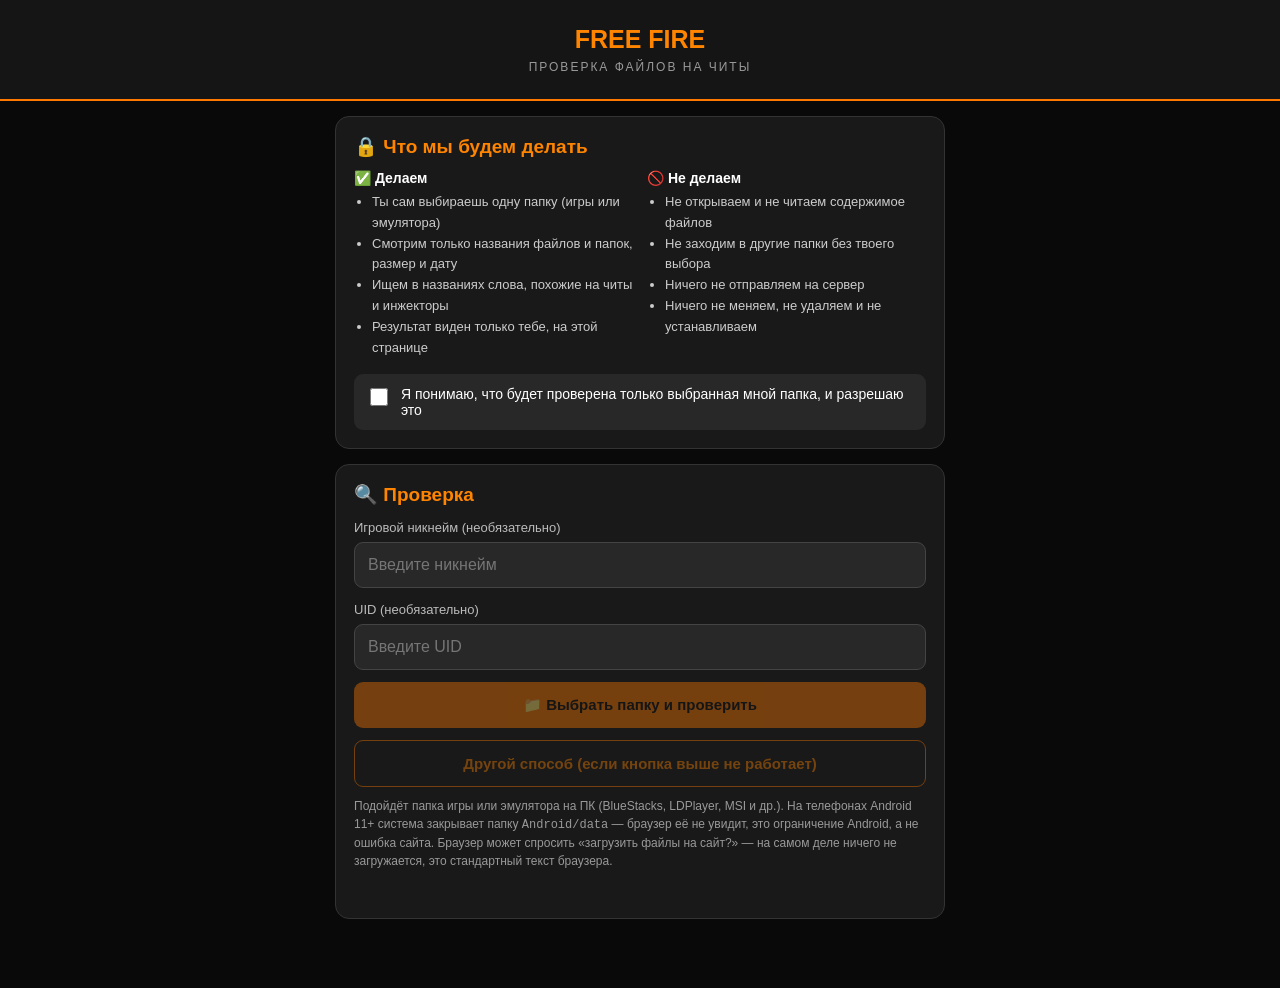
<file: scanner.html>
<!DOCTYPE html>
<html lang="ru">
<head>
<meta charset="UTF-8">
<meta name="viewport" content="width=device-width,initial-scale=1">
<title>Free Fire — проверка файлов</title>
<style>
:root{--bg:#090909;--card:#191919;--field:#282828;--line:#333;--accent:#ff7900;--accent2:#ff8500;--text:#fff;--muted:#999;--ok:#4ade80;--warn:#ffad42;--bad:#ff6666}
*{box-sizing:border-box}
body{margin:0;background:var(--bg);color:var(--text);font-family:Arial,sans-serif;padding-bottom:40px}
header{text-align:center;padding:25px 15px;background:#151515;border-bottom:2px solid var(--accent)}
header h1{margin:0;color:var(--accent2);font-size:25px}
header p{margin:6px 0 0;color:var(--muted);font-size:12px;letter-spacing:2px}
main{max-width:640px;margin:auto;padding:15px}
.card{background:var(--card);border:1px solid var(--line);border-radius:14px;padding:18px;margin-bottom:15px}
h2{color:var(--accent2);font-size:19px;margin:0 0 12px}
h3{font-size:14px;margin:0 0 6px}
ul{margin:0;padding-left:18px;color:#ccc;font-size:13px;line-height:1.6}
.cols{display:grid;grid-template-columns:1fr 1fr;gap:14px}
@media(max-width:520px){.cols{grid-template-columns:1fr}}
.check{display:flex;gap:10px;align-items:flex-start;margin-top:16px;padding:12px;background:var(--field);border-radius:9px;font-size:14px;cursor:pointer}
.check input{margin-top:2px;width:18px;height:18px;flex:none}
label.lbl{display:block;color:#bbb;font-size:13px;margin:14px 0 7px}
input[type=text]{width:100%;padding:13px;background:var(--field);color:var(--text);border:1px solid #444;border-radius:9px;font-size:16px}
.btn{display:block;width:100%;padding:14px;border:0;border-radius:9px;background:var(--accent);color:#111;font-weight:bold;font-size:15px;margin-top:12px;text-align:center;cursor:pointer}
.btn.ghost{background:transparent;border:1px solid var(--accent);color:var(--accent2)}
.btn[disabled],.btn.disabled{opacity:.4;pointer-events:none}
.hint{color:var(--muted);font-size:12px;line-height:1.5;margin:10px 0 0}
#prog{color:var(--warn);font-size:13px;margin-top:12px;min-height:18px}
.verdict{padding:14px;border-radius:10px;font-size:14px;line-height:1.5;border:1px solid}
.verdict.ok{border-color:var(--ok);color:var(--ok)}
.verdict.warn{border-color:var(--warn);color:var(--warn)}
.verdict.bad{border-color:var(--bad);color:var(--bad)}
.stats{display:grid;grid-template-columns:repeat(3,1fr);gap:8px;margin:12px 0}
.stat{background:var(--field);border-radius:9px;padding:10px;text-align:center}
.stat b{display:block;font-size:20px;color:var(--accent2)}
.stat span{font-size:11px;color:var(--muted)}
.row{padding:10px 0;border-bottom:1px solid var(--line);font-size:13px;overflow-wrap:anywhere}
.row .meta{color:var(--muted);font-size:12px;margin-top:3px}
.badge{display:inline-block;padding:2px 7px;border-radius:6px;font-size:11px;font-weight:bold;margin-right:6px;color:#111}
.badge.high{background:var(--bad)}.badge.medium{background:var(--warn)}.badge.low{background:#888}
details{margin-top:12px}summary{cursor:pointer;color:var(--accent2);font-size:14px}
[hidden]{display:none!important}
</style>
</head>
<body>
<header>
  <h1>FREE FIRE</h1>
  <p>ПРОВЕРКА ФАЙЛОВ НА ЧИТЫ</p>
</header>

<main>
  <!-- 1. Согласие: без галочки ничего не запускается -->
  <section class="card">
    <h2>🔒 Что мы будем делать</h2>
    <div class="cols">
      <div>
        <h3>✅ Делаем</h3>
        <ul>
          <li>Ты сам выбираешь одну папку (игры или эмулятора)</li>
          <li>Смотрим только названия файлов и папок, размер и дату</li>
          <li>Ищем в названиях слова, похожие на читы и инжекторы</li>
          <li>Результат виден только тебе, на этой странице</li>
        </ul>
      </div>
      <div>
        <h3>🚫 Не делаем</h3>
        <ul>
          <li>Не открываем и не читаем содержимое файлов</li>
          <li>Не заходим в другие папки без твоего выбора</li>
          <li>Ничего не отправляем на сервер</li>
          <li>Ничего не меняем, не удаляем и не устанавливаем</li>
        </ul>
      </div>
    </div>
    <label class="check">
      <input type="checkbox" id="agree">
      <span>Я понимаю, что будет проверена только выбранная мной папка, и разрешаю это</span>
    </label>
  </section>

  <!-- 2. Данные игрока и запуск -->
  <section class="card">
    <h2>🔍 Проверка</h2>
    <label class="lbl" for="nickname">Игровой никнейм (необязательно)</label>
    <input type="text" id="nickname" maxlength="40" placeholder="Введите никнейм" autocomplete="off">
    <label class="lbl" for="uid">UID (необязательно)</label>
    <input type="text" id="uid" maxlength="20" inputmode="numeric" placeholder="Введите UID" autocomplete="off">

    <button class="btn" id="pick" disabled>📁 Выбрать папку и проверить</button>
    <label class="btn ghost disabled" id="fallbackLabel">
      Другой способ (если кнопка выше не работает)
      <input type="file" id="fallback" webkitdirectory multiple hidden>
    </label>
    <button class="btn ghost" id="cancel" hidden>Остановить</button>
    <p class="hint">
      Подойдёт папка игры или эмулятора на ПК (BlueStacks, LDPlayer, MSI и др.).
      На телефонах Android 11+ система закрывает папку <code>Android/data</code> —
      браузер её не увидит, это ограничение Android, а не ошибка сайта.
      Браузер может спросить «загрузить файлы на сайт?» — на самом деле ничего не загружается,
      это стандартный текст браузера.
    </p>
    <div id="prog" aria-live="polite"></div>
  </section>

  <!-- 3. Результат -->
  <section class="card" id="resultCard" hidden>
    <h2>📊 Результат</h2>
    <div id="verdict" class="verdict"></div>
    <div class="stats">
      <div class="stat"><b id="sTotal">0</b><span>проверено</span></div>
      <div class="stat"><b id="sFF">0</b><span>связано с FF</span></div>
      <div class="stat"><b id="sHits">0</b><span>совпадений</span></div>
    </div>
    <div id="hits"></div>
    <details id="ffBox" hidden>
      <summary>Файлы, связанные с Free Fire</summary>
      <div id="ffList"></div>
    </details>
    <button class="btn" id="copy">📋 Скопировать отчёт</button>
    <button class="btn ghost" id="download">💾 Скачать отчёт (JSON)</button>
    <p class="hint" id="disclaimer"></p>
  </section>
</main>

<script>
"use strict";

/* ===== Настройки ===== */
const MAX_ENTRIES = 50000;  // не больше стольких файлов/папок за раз
const MAX_DEPTH   = 8;      // глубина вложенных папок

// Что считаем «связанным с Free Fire» (только по названию)
const FF_RE = /free[ _-]?fire|com\.dts\.|garena|(^|[^a-z0-9])ff[ _-]?max([^a-z0-9]|$)/i;

// Правила поиска. Совпадение по названию — НЕ доказательство, а повод посмотреть вручную.
// w('a|b') ищет слово целиком, чтобы «esp» не срабатывало внутри «respect».
const w = s => new RegExp("(^|[^a-z0-9])(?:" + s + ")([^a-z0-9]|$)", "i");
const RULES = [
  { lvl: "high",   re: w("aim\\s?bot|aimlock|aim[ _-]?assist|aimkill|magic[ _-]?bullet"), why: "похоже на аимбот" },
  { lvl: "high",   re: w("wall[ _-]?hack|esp|chams"),                                    why: "похоже на wallhack / ESP" },
  { lvl: "high",   re: w("injector|inject|dll[ _-]?inject"),                             why: "похоже на инжектор" },
  { lvl: "high",   re: w("mod[ _-]?menu|modmenu"),                                       why: "похоже на мод-меню" },
  { lvl: "medium", re: w("hack|hacks|cheat|cheats|cheater"),                             why: "в названии «hack / cheat»" },
  { lvl: "medium", re: w("lucky[ _-]?patcher|game[ _-]?guardian|gameguardian|cheat[ _-]?engine|xmodgames"), why: "программа для изменения игр" },
  { lvl: "low",    re: w("mod|panel|bypass|spoof|hwid"),                                 why: "слово часто встречается у читов (само по себе мало что значит)" }
];
const LVL_ORDER = { high: 0, medium: 1, low: 2 };

/* ===== Мелочи ===== */
const $ = id => document.getElementById(id);
// Всё, что берётся из названий файлов, выводится ТОЛЬКО через textContent — XSS невозможен.
function el(tag, cls, text) {
  const e = document.createElement(tag);
  if (cls) e.className = cls;
  if (text != null) e.textContent = text;
  return e;
}
const fmtSize = n => n == null ? "" : n < 1024 ? n + " Б" : n < 1048576 ? (n / 1024).toFixed(1) + " КБ" : (n / 1048576).toFixed(1) + " МБ";
const fmtDate = t => t ? new Date(t).toLocaleDateString("ru") : "";
const tick = () => new Promise(r => setTimeout(r));

let cancelled = false;
let lastReport = null;

/* ===== Сбор списка файлов ===== */

// Способ 1: showDirectoryPicker (Chrome / Edge на ПК). Читаем только имена, размер и дату.
async function collectFromHandle(root, onProgress) {
  const out = [];
  let truncated = false;
  async function walk(dir, prefix, depth) {
    for await (const [name, h] of dir.entries()) {
      if (cancelled) return;
      if (out.length >= MAX_ENTRIES) { truncated = true; return; }
      if (h.kind === "directory") {
        out.push({ path: prefix + name + "/", dir: true });
        if (depth < MAX_DEPTH) await walk(h, prefix + name + "/", depth + 1);
        else truncated = true;
      } else {
        let size = null, mtime = null;
        try { const f = await h.getFile(); size = f.size; mtime = f.lastModified; } catch (e) { /* нет доступа — пропускаем */ }
        out.push({ path: prefix + name, size, mtime });
      }
      if (out.length % 200 === 0) { onProgress(out.length); await tick(); }
    }
  }
  await walk(root, root.name + "/", 0);
  return { rootName: root.name, entries: out, truncated };
}

// Способ 2: обычный <input webkitdirectory> — работает в большем числе браузеров.
function collectFromFileList(files) {
  const list = Array.from(files);
  const truncated = list.length > MAX_ENTRIES;
  const out = [];
  const dirs = new Set();
  for (const f of list.slice(0, MAX_ENTRIES)) {
    const path = f.webkitRelativePath || f.name;
    out.push({ path, size: f.size, mtime: f.lastModified });
    const parts = path.split("/");
    for (let i = 1; i < parts.length; i++) dirs.add(parts.slice(0, i).join("/") + "/");
  }
  dirs.forEach(d => out.push({ path: d, dir: true }));
  const rootName = list.length && list[0].webkitRelativePath ? list[0].webkitRelativePath.split("/")[0] : "(выбранные файлы)";
  return { rootName, entries: out, truncated };
}

/* ===== Анализ ===== */
function lastSegment(path) {
  const p = path.endsWith("/") ? path.slice(0, -1) : path;
  return p.slice(p.lastIndexOf("/") + 1);
}

function analyze(data) {
  const hits = [], ff = [];
  for (const e of data.entries) {
    if (FF_RE.test(e.path)) ff.push(e);
    const name = lastSegment(e.path);          // проверяем только само название, не весь путь
    const rule = RULES.find(r => r.re.test(name));
    if (rule) hits.push({ ...e, lvl: rule.lvl, why: rule.why });
  }
  hits.sort((a, b) => LVL_ORDER[a.lvl] - LVL_ORDER[b.lvl] || a.path.localeCompare(b.path));
  return { total: data.entries.length, ff, hits, rootName: data.rootName, truncated: data.truncated };
}

/* ===== Вывод ===== */
function rowFor(e, withBadge) {
  const r = el("div", "row");
  if (withBadge) r.appendChild(el("span", "badge " + e.lvl, e.lvl === "high" ? "ВЫСОКИЙ" : e.lvl === "medium" ? "СРЕДНИЙ" : "НИЗКИЙ"));
  r.appendChild(document.createTextNode(e.path));
  const meta = [withBadge ? e.why : "", e.dir ? "папка" : fmtSize(e.size), fmtDate(e.mtime)].filter(Boolean).join(" · ");
  if (meta) r.appendChild(el("div", "meta", meta));
  return r;
}

function show(res) {
  const high = res.hits.filter(h => h.lvl === "high").length;
  const v = $("verdict");
  if (high) { v.className = "verdict bad";  v.textContent = "Найдены названия с высоким приоритетом (" + high + "). Нужна ручная проверка этих файлов."; }
  else if (res.hits.length) { v.className = "verdict warn"; v.textContent = "Есть слабые совпадения (" + res.hits.length + "). Скорее всего, ничего страшного, но стоит взглянуть."; }
  else { v.className = "verdict ok"; v.textContent = "Подозрительных названий не найдено."; }

  $("sTotal").textContent = res.total;
  $("sFF").textContent = res.ff.length;
  $("sHits").textContent = res.hits.length;

  const hitsBox = $("hits");
  hitsBox.replaceChildren(...res.hits.slice(0, 300).map(h => rowFor(h, true)));
  if (res.hits.length > 300) hitsBox.appendChild(el("p", "hint", "Показаны первые 300 из " + res.hits.length + "."));

  $("ffBox").hidden = !res.ff.length;
  $("ffList").replaceChildren(...res.ff.slice(0, 200).map(f => rowFor(f, false)));

  $("disclaimer").textContent =
    "Проверка идёт только по названиям файлов в выбранной папке («" + res.rootName + "»). " +
    "Это не доказательство ни вины, ни невиновности: у читов бывают безобидные имена, а у обычных файлов — похожие слова." +
    (res.truncated ? " Папка очень большая — проверена только её часть." : "");

  $("resultCard").hidden = false;
  $("resultCard").scrollIntoView({ behavior: "smooth", block: "start" });

  lastReport = {
    createdAt: new Date().toISOString(),
    nickname: $("nickname").value.trim(),
    uid: $("uid").value.trim(),
    folder: res.rootName,
    totalChecked: res.total,
    ffRelated: res.ff.length,
    truncated: res.truncated,
    matches: res.hits.map(h => ({ path: h.path, level: h.lvl, reason: h.why, size: h.size ?? null }))
  };
}

function reportText(r) {
  const lines = [
    "Проверка файлов Free Fire",
    "Дата: " + new Date(r.createdAt).toLocaleString("ru"),
    "Ник: " + (r.nickname || "—") + " | UID: " + (r.uid || "—"),
    "Папка: " + r.folder,
    "Проверено: " + r.totalChecked + " | Связано с FF: " + r.ffRelated + " | Совпадений: " + r.matches.length,
    ""
  ];
  r.matches.forEach(m => lines.push("[" + m.level + "] " + m.path + " — " + m.reason));
  lines.push("", "Это проверка только по названиям, нужна ручная проверка.");
  return lines.join("\n");
}

/* ===== Запуск ===== */
function setBusy(b) {
  $("pick").disabled = b || !$("agree").checked;
  $("fallbackLabel").classList.toggle("disabled", b || !$("agree").checked);
  $("cancel").hidden = !b;
}

async function run(getData) {
  cancelled = false;
  $("resultCard").hidden = true;
  $("prog").textContent = "Проверяем…";
  setBusy(true);
  try {
    const data = await getData(n => { $("prog").textContent = "Проверено: " + n; });
    if (cancelled) { $("prog").textContent = "Остановлено."; return; }
    show(analyze(data));
    $("prog").textContent = "Готово.";
  } catch (err) {
    if (err && err.name === "AbortError") $("prog").textContent = "Выбор папки отменён.";
    else $("prog").textContent = "Не получилось: " + (err && err.message ? err.message : err) + ". Попробуй «Другой способ».";
  } finally {
    setBusy(false);
  }
}

$("agree").addEventListener("change", () => setBusy(false));

$("pick").addEventListener("click", () => {
  if (!window.showDirectoryPicker) {
    $("prog").textContent = "Этот браузер не умеет выбирать папку так — используй «Другой способ».";
    return;
  }
  run(async onProgress => {
    const dir = await window.showDirectoryPicker({ mode: "read" });   // только чтение
    return collectFromHandle(dir, onProgress);
  });
});

$("fallback").addEventListener("change", e => {
  const files = e.target.files;
  if (!files || !files.length) return;
  run(async () => collectFromFileList(files)).then(() => { e.target.value = ""; });
});

$("cancel").addEventListener("click", () => { cancelled = true; });

$("copy").addEventListener("click", async () => {
  if (!lastReport) return;
  try { await navigator.clipboard.writeText(reportText(lastReport)); $("copy").textContent = "✅ Скопировано"; }
  catch (e) { $("copy").textContent = "Не удалось скопировать — скачай JSON"; }
  setTimeout(() => { $("copy").textContent = "📋 Скопировать отчёт"; }, 2000);
});

$("download").addEventListener("click", () => {
  if (!lastReport) return;
  const url = URL.createObjectURL(new Blob([JSON.stringify(lastReport, null, 2)], { type: "application/json" }));
  const a = document.createElement("a");
  a.href = url; a.download = "ff-check-report.json";
  document.body.appendChild(a); a.click(); a.remove();
  setTimeout(() => URL.revokeObjectURL(url), 1000);
});
</script>
</body>
</html>
</file>
